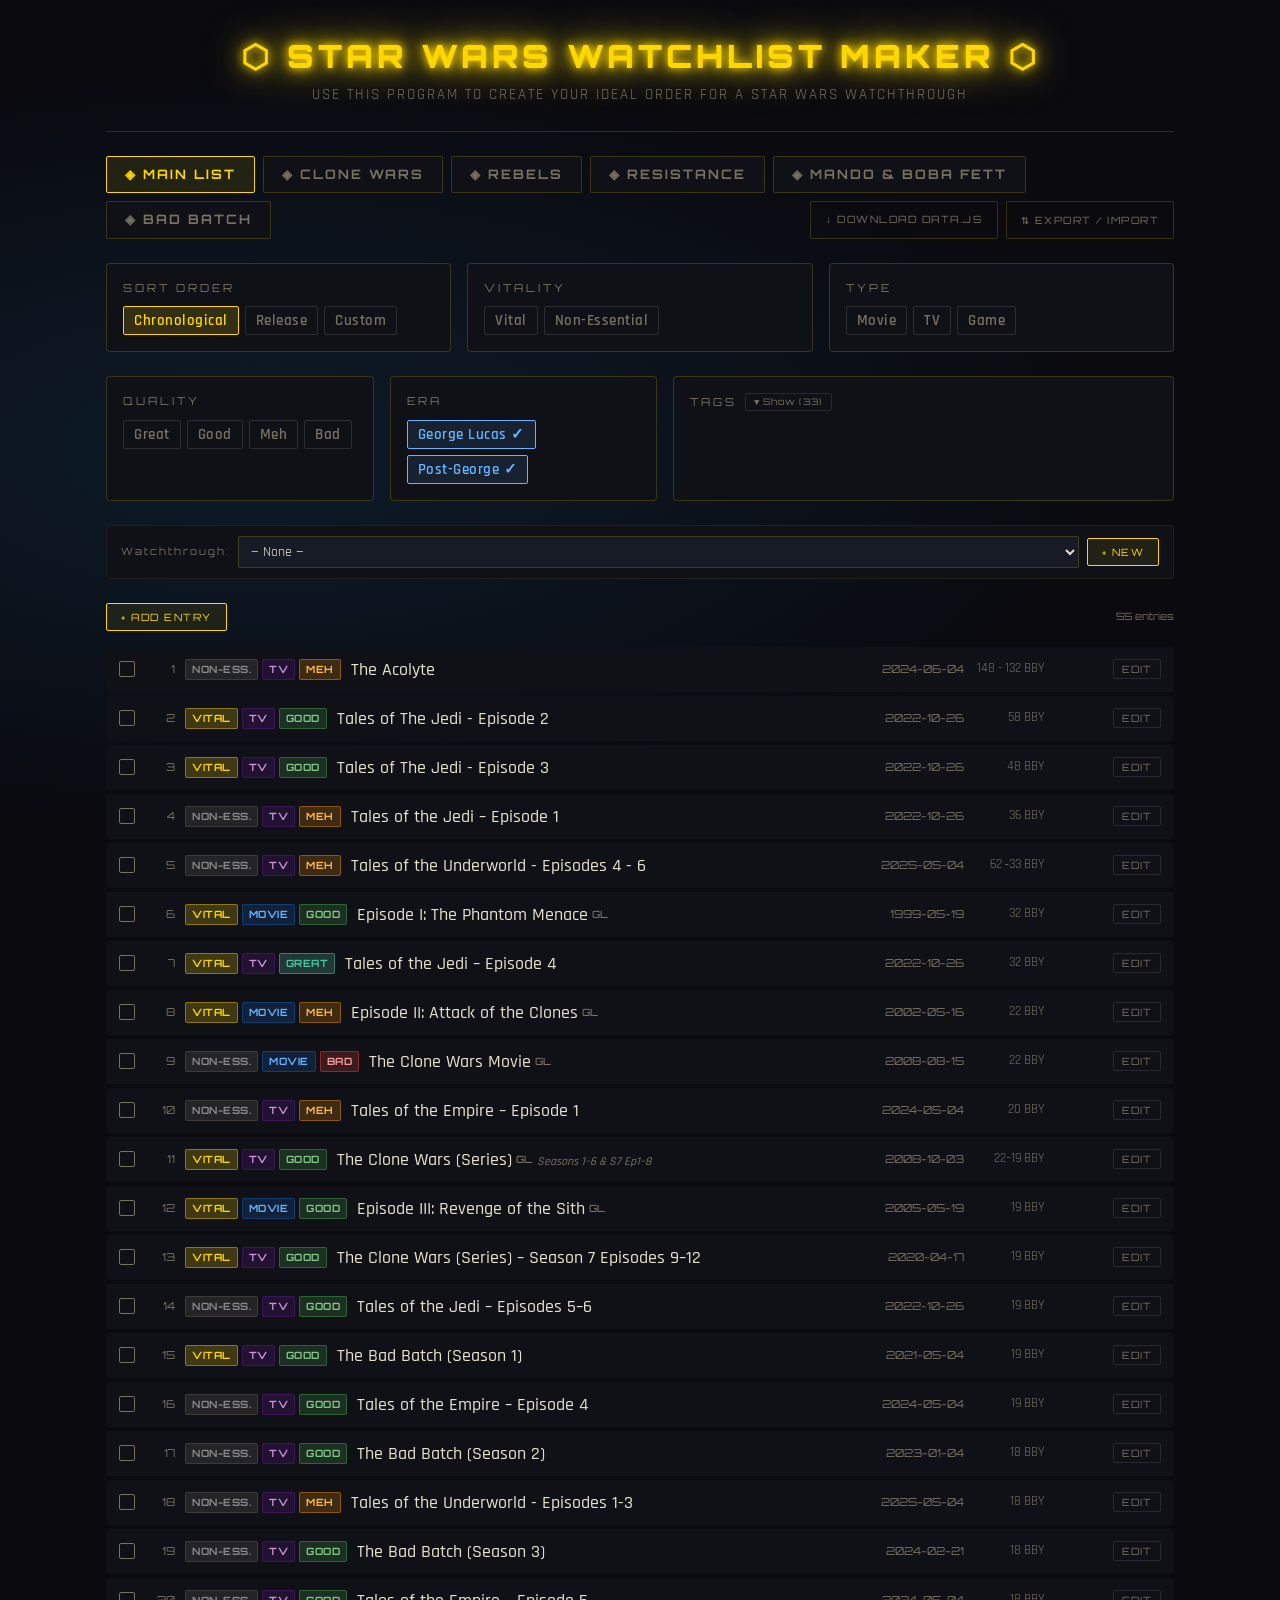
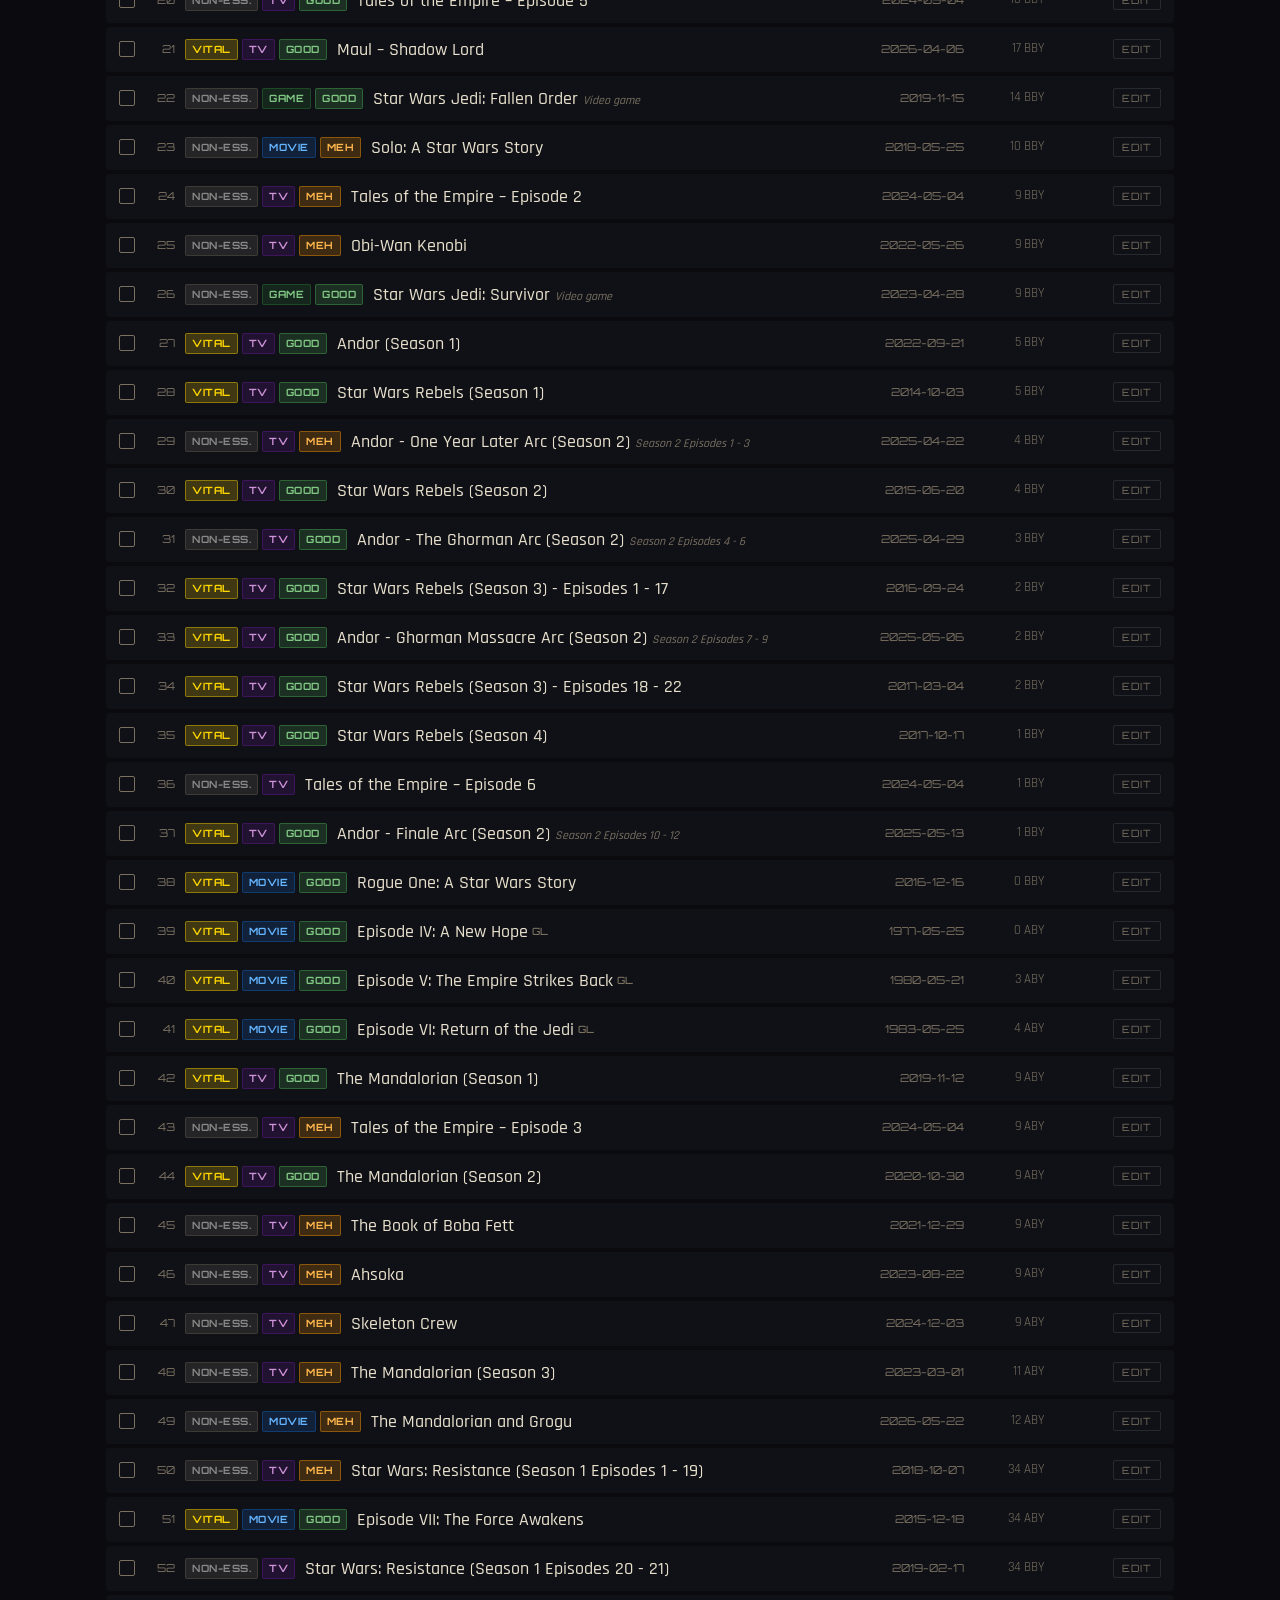
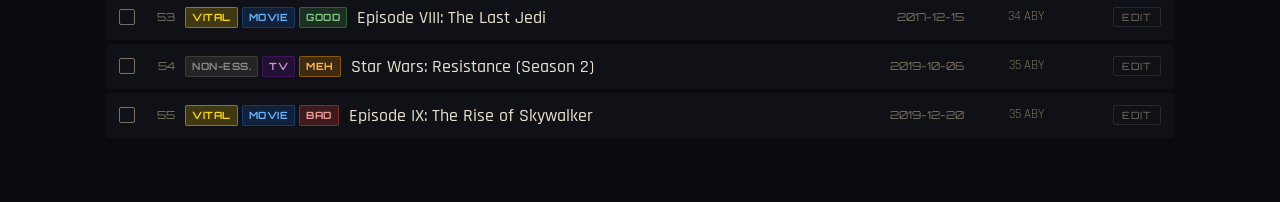
<file: index.html>
<!DOCTYPE html>
<html lang="en">
<head>
<meta charset="UTF-8">
<meta name="viewport" content="width=device-width, initial-scale=1.0">
<title>Star Wars Watchlist Maker</title>
<link rel="stylesheet" href="style.css">
</head>
<body>
<div class="stars-bg"></div>
<div class="app-wrapper">

  <div class="header">
    <h1 id="headerTitle">⬡ STAR WARS WATCHLIST MAKER ⬡</h1>
    <p id="headerSub">USE THIS PROGRAM TO CREATE YOUR IDEAL ORDER FOR A STAR WARS WATCHTHROUGH</p>
  </div>

  <div class="nav-tabs" id="navTabs"></div>

  <div id="appContent"></div>

  <!-- Item Edit Modal -->
  <div class="modal-overlay" id="itemModal">
    <div class="modal">
      <button class="modal-close" onclick="app.attemptCloseModal('itemModal')">✕</button>
      <div class="modal-title" id="itemModalTitle">Edit Entry</div>
      <div id="itemModalBody" oninput="app.markDirty()" onchange="app.markDirty()"></div>
    </div>
  </div>

  <!-- Watchthrough Modal -->
  <div class="modal-overlay" id="wtModal">
    <div class="modal">
      <button class="modal-close" onclick="app.closeModal('wtModal')">✕</button>
      <div class="modal-title">Watchthrough</div>
      <div id="wtModalBody"></div>
    </div>
  </div>

  <!-- Export/Import Modal -->
  <div class="modal-overlay" id="exportModal">
    <div class="modal">
      <button class="modal-close" onclick="app.closeModal('exportModal')">✕</button>
      <div class="modal-title">Export / Import Data</div>
      <div id="exportModalBody"></div>
    </div>
  </div>

  <div class="save-indicator" id="saveIndicator">SAVED</div>

</div>
<script src="data.js"></script>
<script src="js/utils.js"></script>
<script src="js/storage.js"></script>
<script src="js/models.js"></script>
<script src="js/components.js"></script>
<script src="js/base-app.js"></script>
<script src="js/main-app.js"></script>
<script>
  window.app = new MainListApp();
  app.init();
</script>
</body>
</html>
</file>
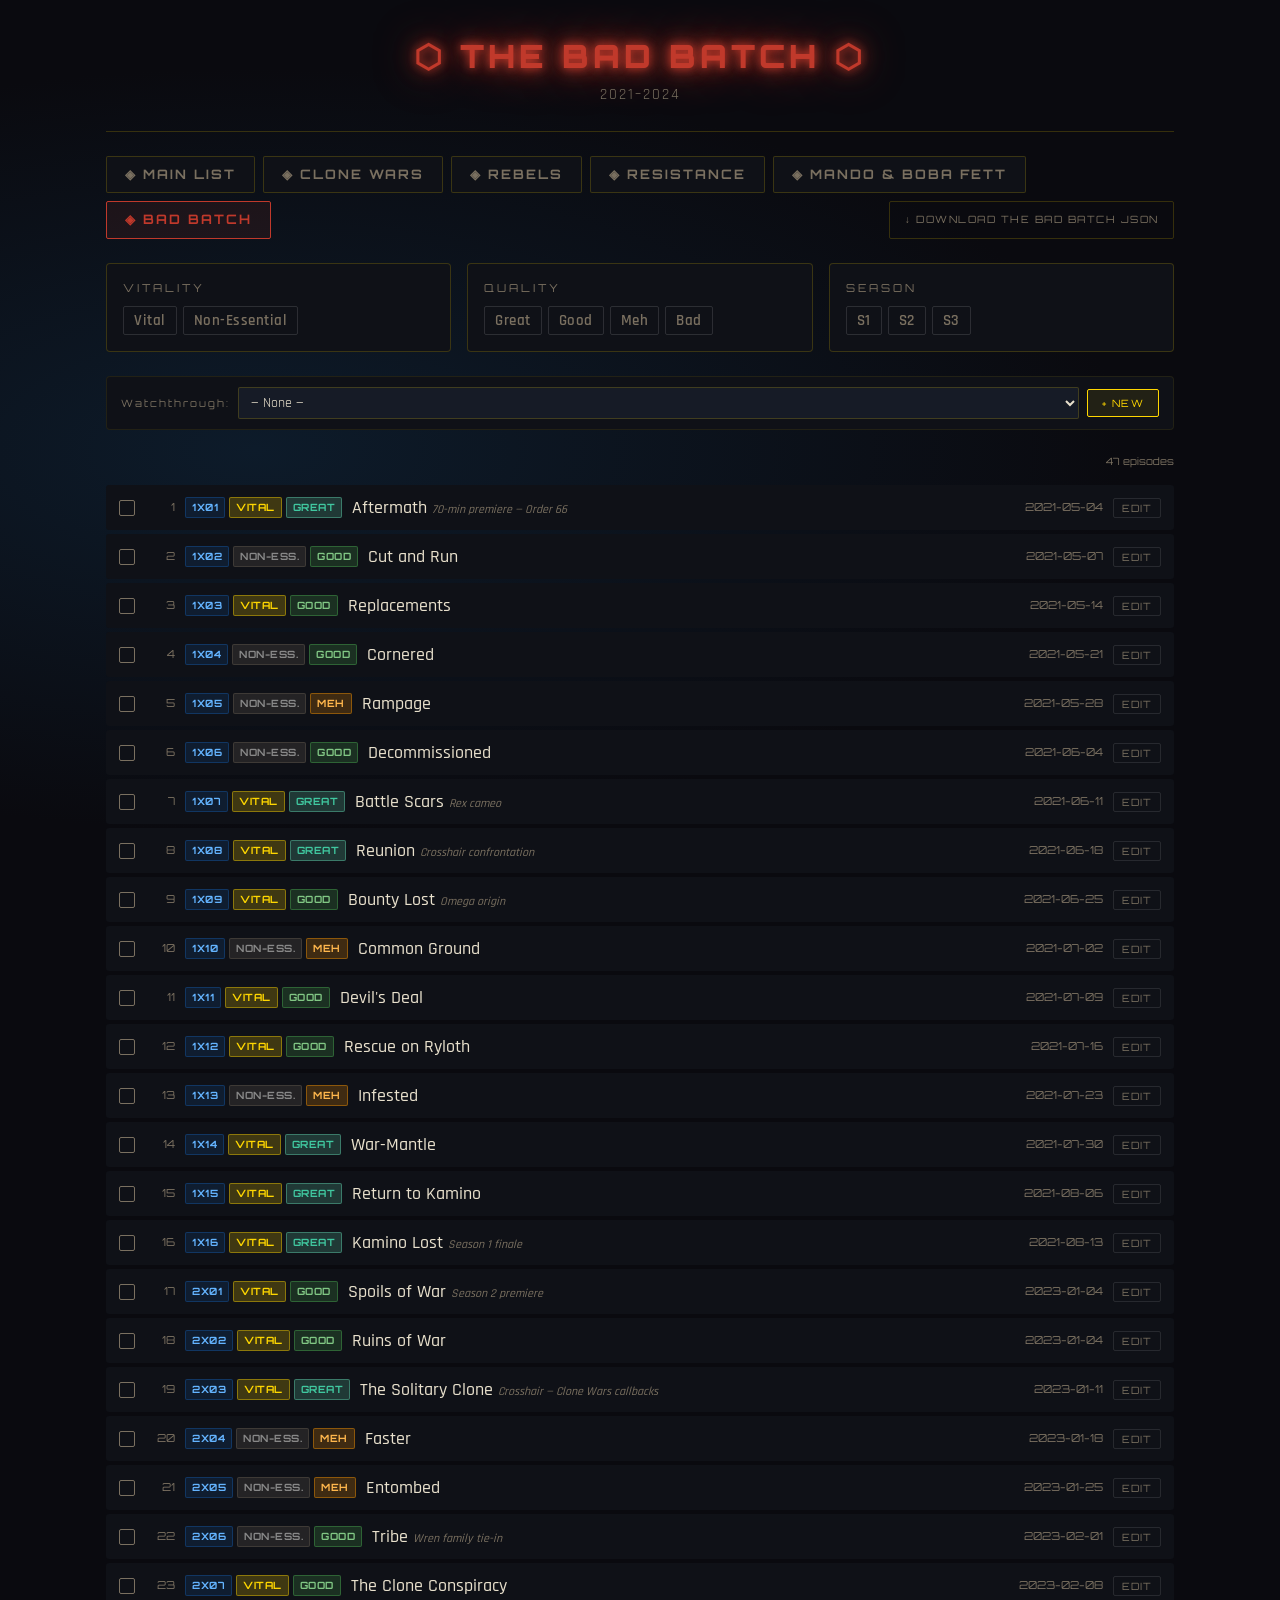
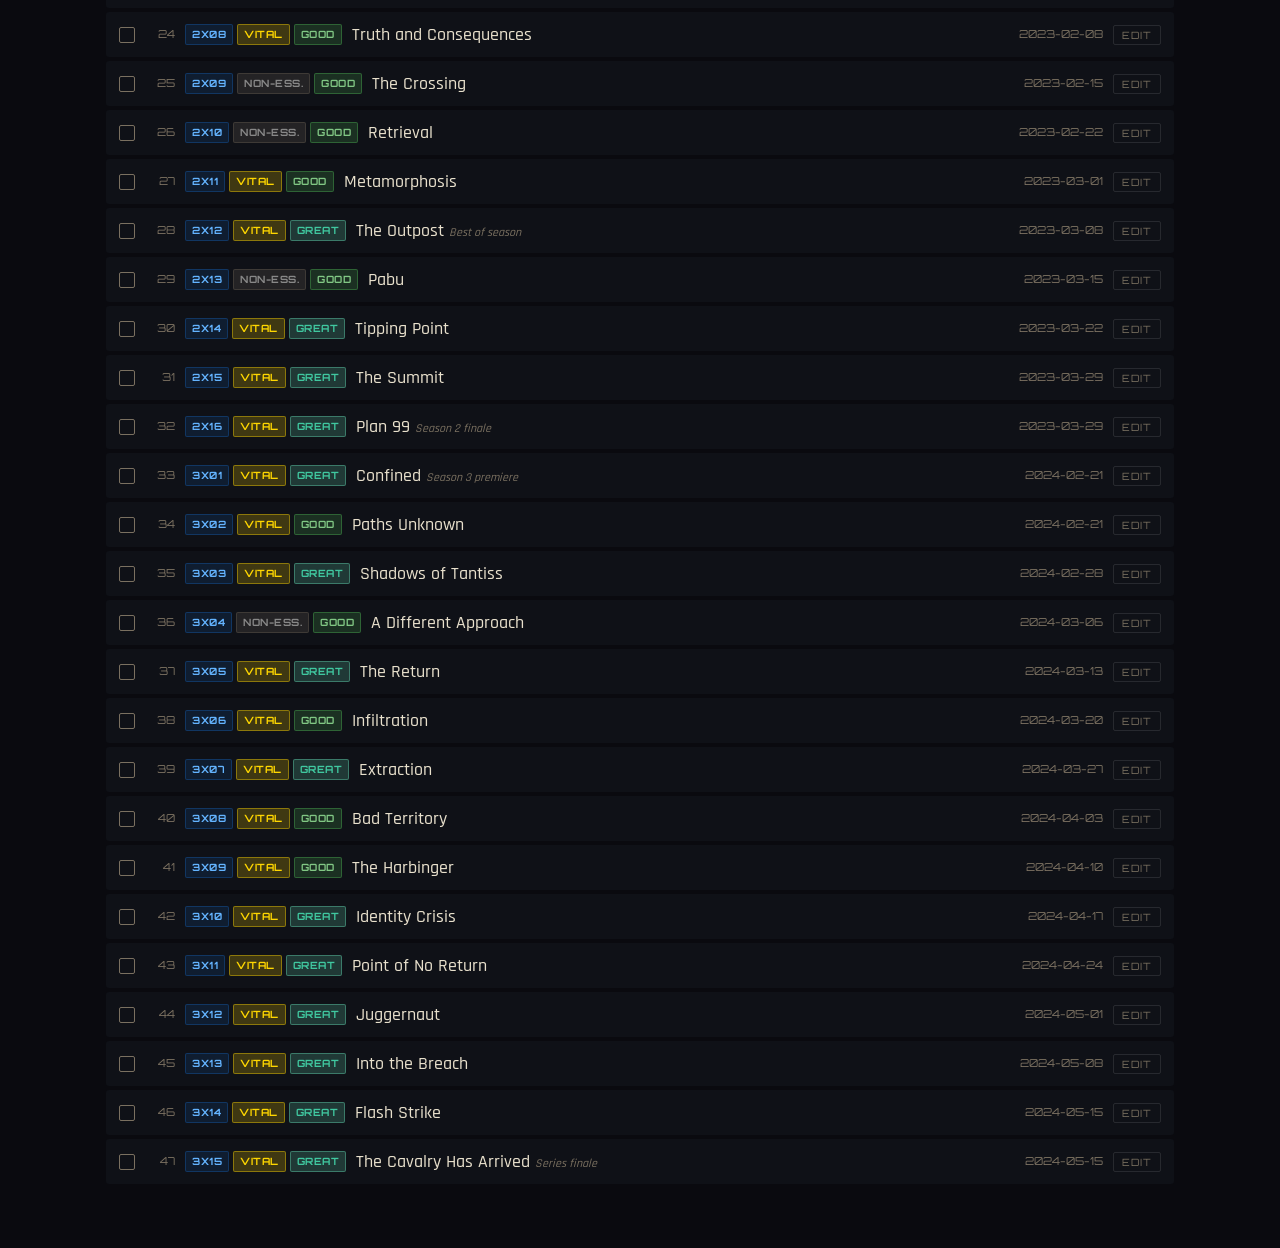
<file: bad_batch.html>
<!DOCTYPE html>
<html lang="en">
<head>
<meta charset="UTF-8">
<meta name="viewport" content="width=device-width, initial-scale=1.0">
<title>Loading… — Star Wars Watchlist Maker</title>
<link rel="stylesheet" href="style.css">
<style>
  :root { --show-color: #C0392B; }
  .header h1 { color: var(--show-color); }
  .nav-tab.active { border-color: var(--show-color); color: var(--show-color); background: color-mix(in srgb, var(--show-color) 10%, transparent); }
  .progress-fill { background: var(--show-color) !important; }
</style>
</head>
<body>
<div class="stars-bg"></div>
<div class="app-wrapper">

  <div class="header">
    <h1 id="showTitle">⬡ LOADING ⬡</h1>
    <p id="showYears" style="color:var(--sw-muted);font-size:15px;letter-spacing:2px;margin-top:4px;"></p>
  </div>

  <div class="nav-tabs" id="navTabs"></div>
  <div id="filtersArea"></div>
  <div id="wtArea"></div>
  <div class="items-list" id="epList"></div>

  <!-- Item Edit Modal -->
  <div class="modal-overlay" id="itemModal">
    <div class="modal">
      <button class="modal-close" onclick="app.attemptCloseModal('itemModal')">✕</button>
      <div class="modal-title" id="itemModalTitle">Edit Episode</div>
      <div id="itemModalBody" oninput="app.markDirty()" onchange="app.markDirty()"></div>
    </div>
  </div>

  <!-- Watchthrough Modal -->
  <div class="modal-overlay" id="wtModal">
    <div class="modal">
      <button class="modal-close" onclick="app.closeModal('wtModal')">✕</button>
      <div class="modal-title">Watchthrough</div>
      <div id="wtModalBody"></div>
    </div>
  </div>

  <div class="save-indicator" id="saveIndicator">SAVED</div>

</div>
<script src="data.js"></script>
<script src="js/utils.js"></script>
<script src="js/storage.js"></script>
<script src="js/models.js"></script>
<script src="js/components.js"></script>
<script src="js/base-app.js"></script>
<script src="js/show-app.js"></script>
<script>
  window.app = new ShowPageApp();
  app.init();
</script>
</body>
</html>
</file>
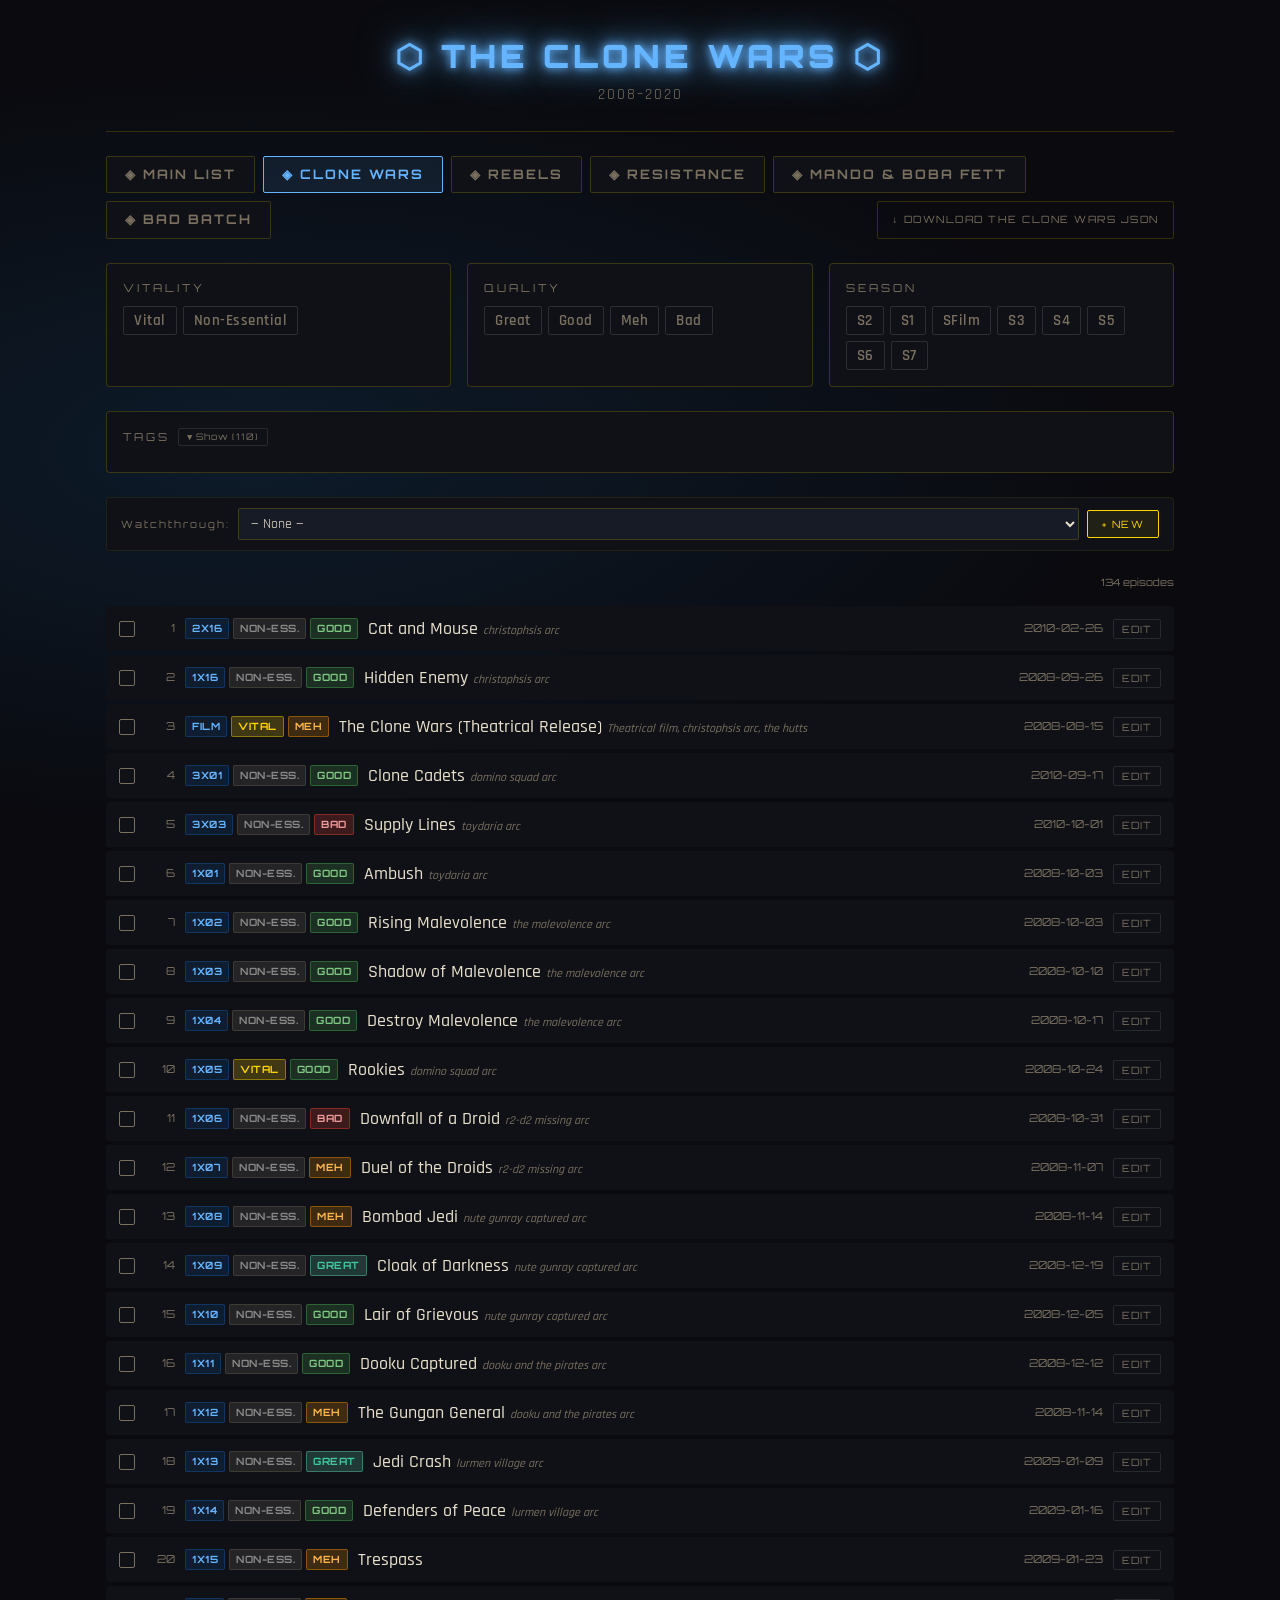
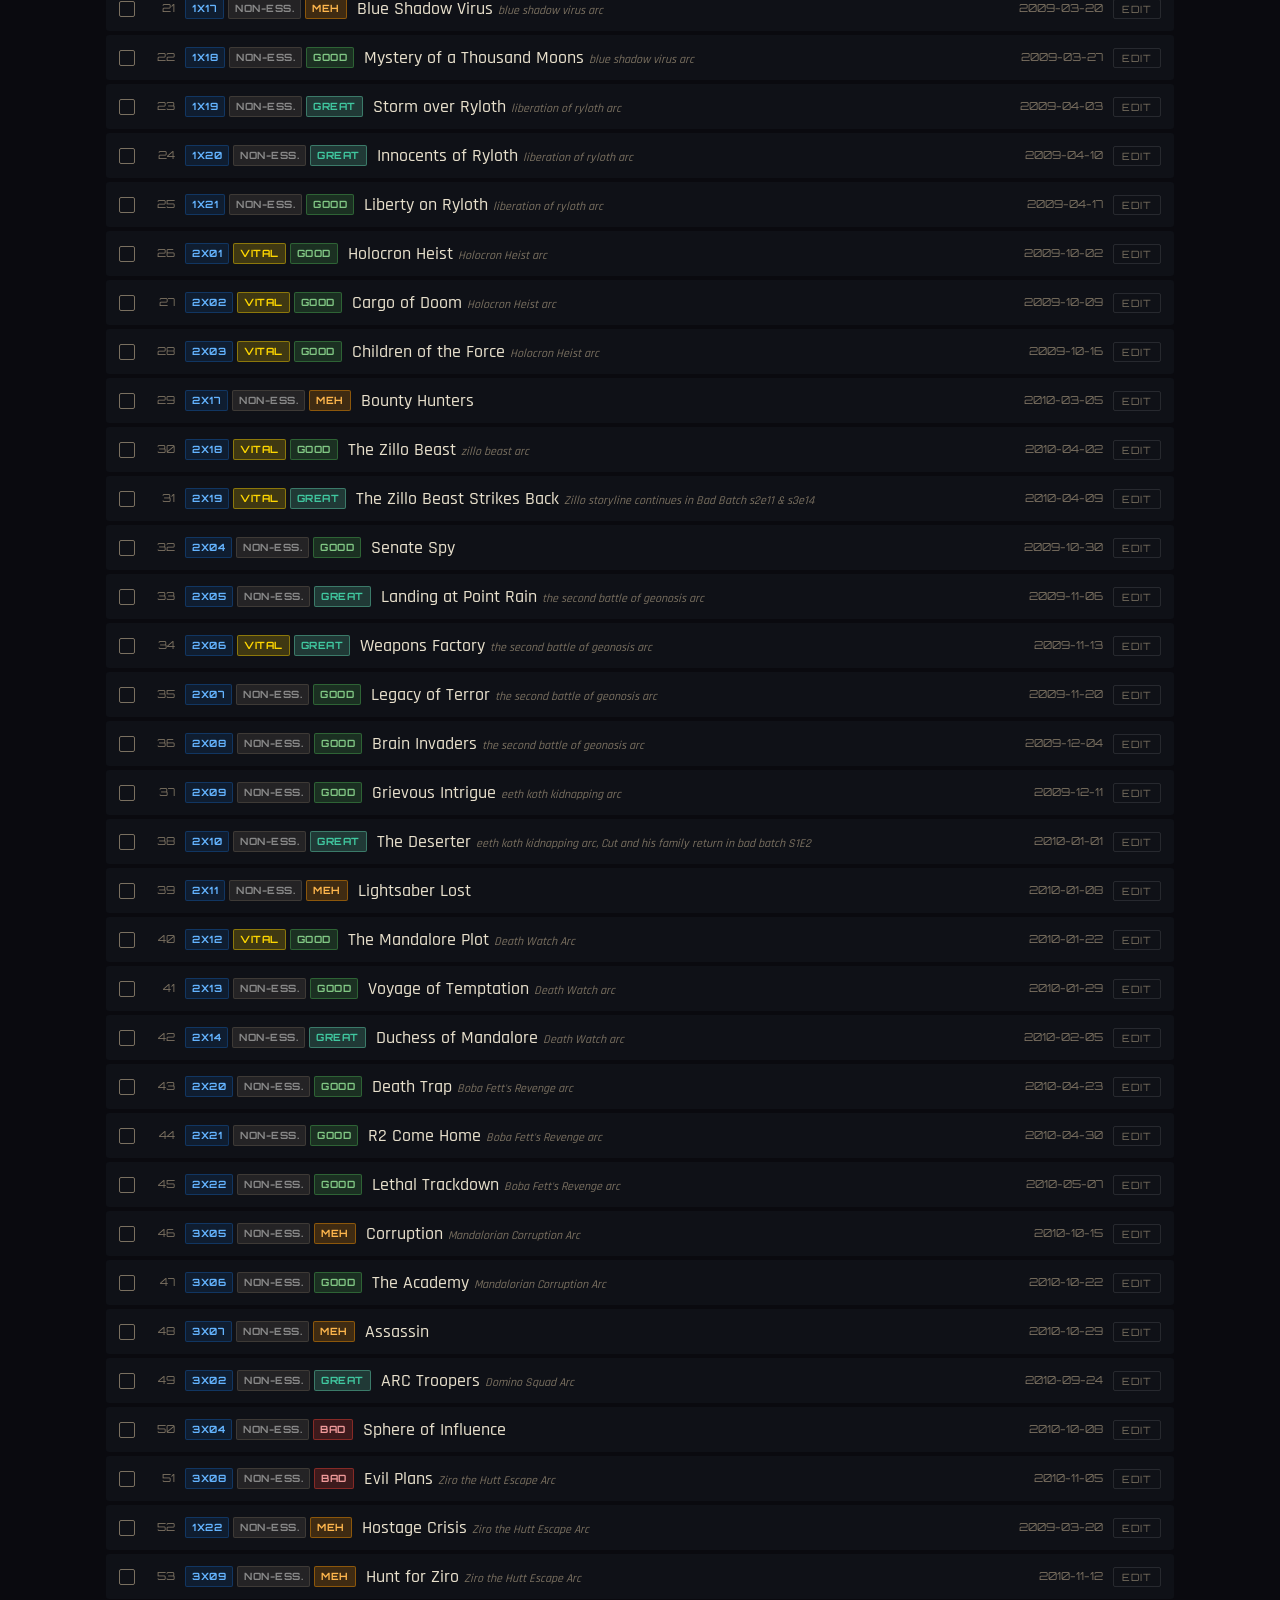
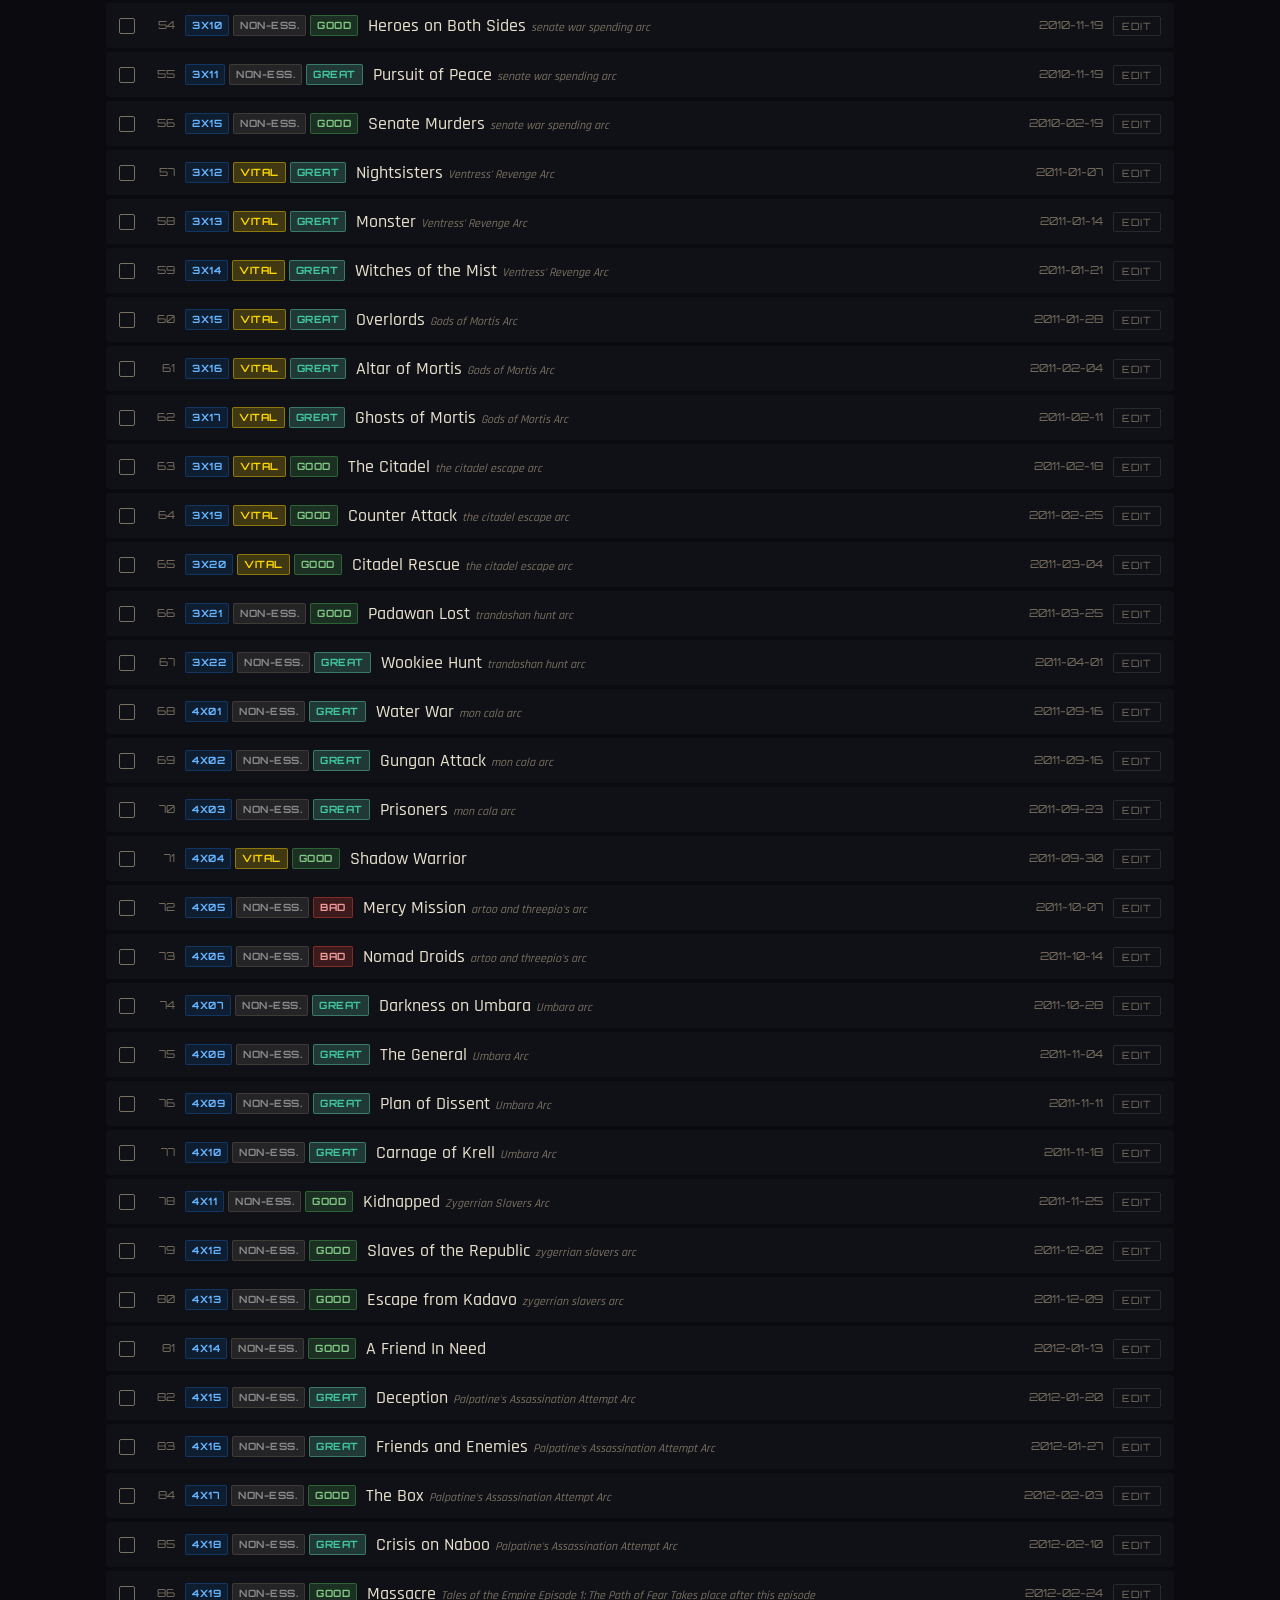
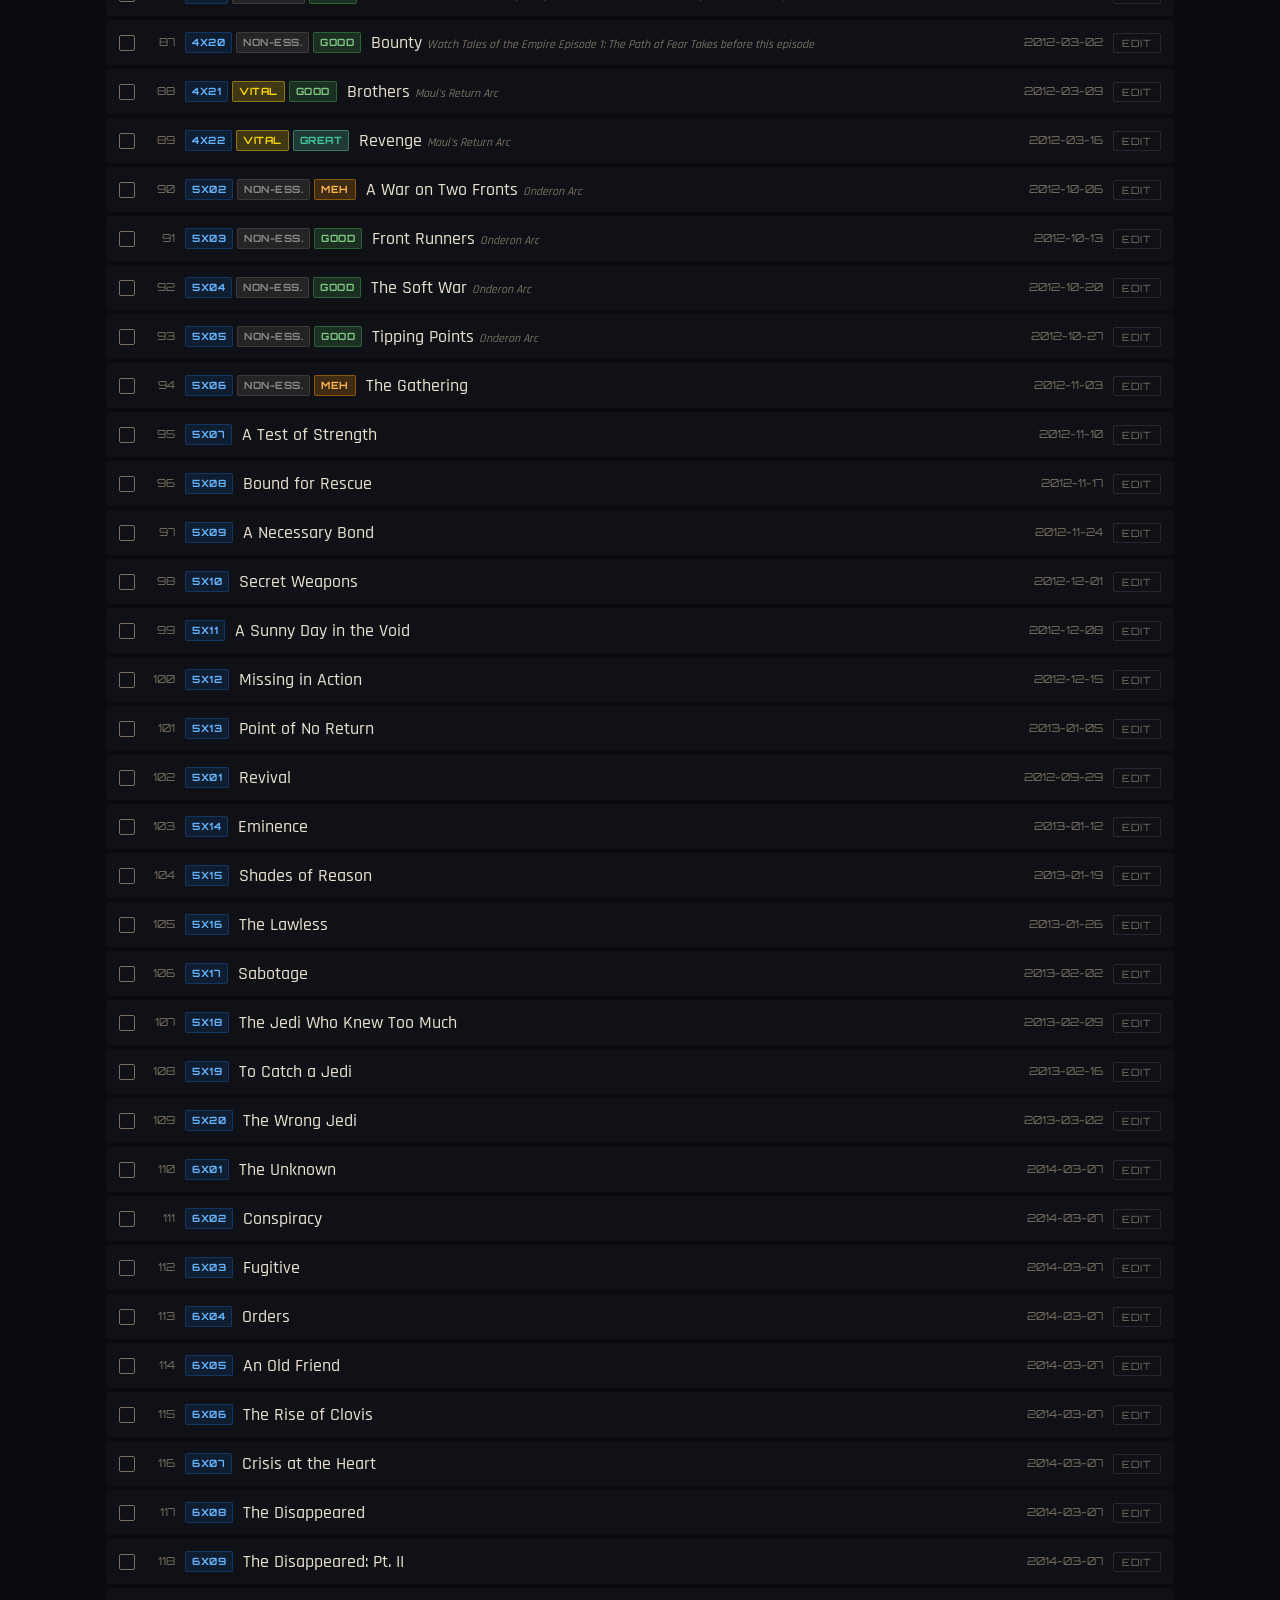
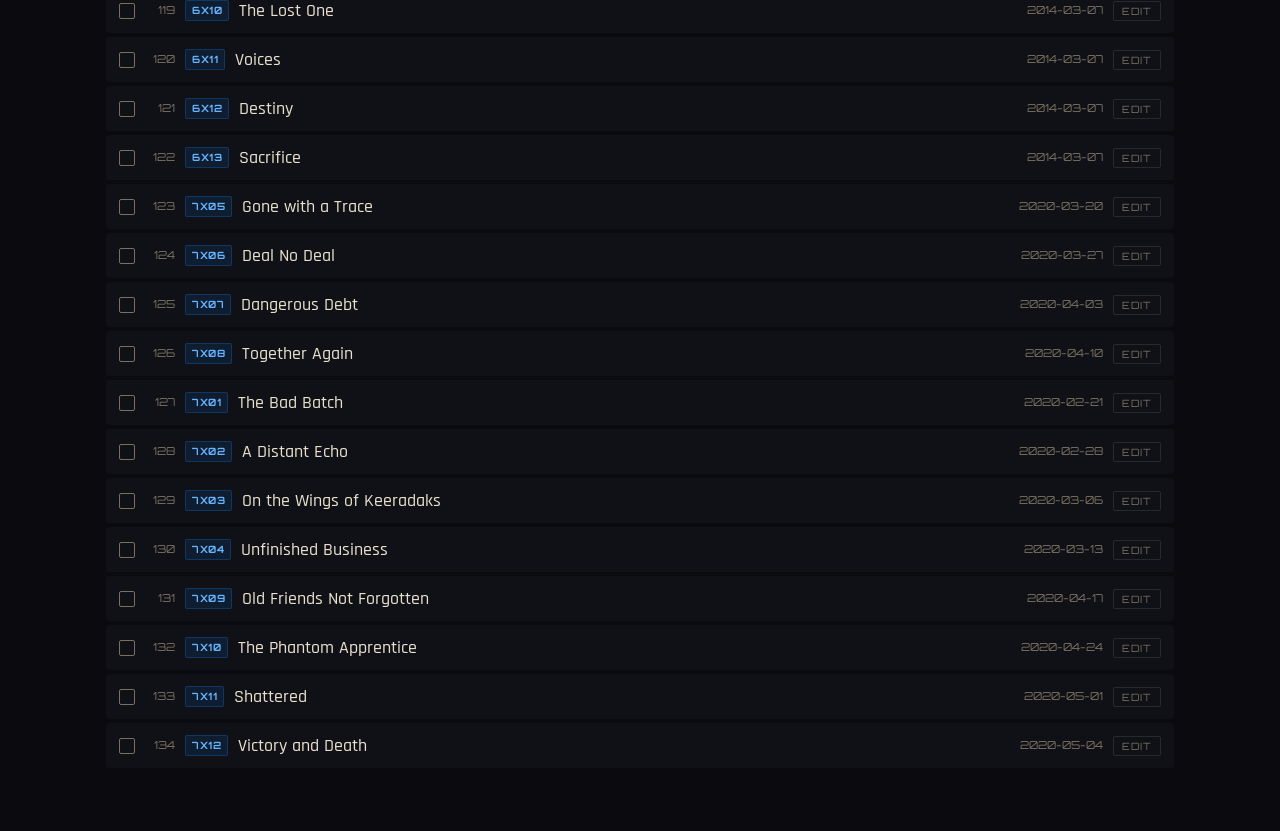
<file: cw.html>
<!DOCTYPE html>
<html lang="en">
<head>
<meta charset="UTF-8">
<meta name="viewport" content="width=device-width, initial-scale=1.0">
<title>Loading… — Star Wars Watchlist Maker</title>
<link rel="stylesheet" href="style.css">
<style>
  :root { --show-color: #64B4FF; }
  .header h1 { color: var(--show-color); }
  .nav-tab.active { border-color: var(--show-color); color: var(--show-color); background: color-mix(in srgb, var(--show-color) 10%, transparent); }
  .progress-fill { background: var(--show-color) !important; }
</style>
</head>
<body>
<div class="stars-bg"></div>
<div class="app-wrapper">

  <div class="header">
    <h1 id="showTitle">⬡ LOADING ⬡</h1>
    <p id="showYears" style="color:var(--sw-muted);font-size:15px;letter-spacing:2px;margin-top:4px;"></p>
  </div>

  <div class="nav-tabs" id="navTabs"></div>
  <div id="filtersArea"></div>
  <div id="wtArea"></div>
  <div class="items-list" id="epList"></div>

  <!-- Item Edit Modal -->
  <div class="modal-overlay" id="itemModal">
    <div class="modal">
      <button class="modal-close" onclick="app.attemptCloseModal('itemModal')">✕</button>
      <div class="modal-title" id="itemModalTitle">Edit Episode</div>
      <div id="itemModalBody" oninput="app.markDirty()" onchange="app.markDirty()"></div>
    </div>
  </div>

  <!-- Watchthrough Modal -->
  <div class="modal-overlay" id="wtModal">
    <div class="modal">
      <button class="modal-close" onclick="app.closeModal('wtModal')">✕</button>
      <div class="modal-title">Watchthrough</div>
      <div id="wtModalBody"></div>
    </div>
  </div>

  <div class="save-indicator" id="saveIndicator">SAVED</div>

</div>
<script src="data.js"></script>
<script src="js/utils.js"></script>
<script src="js/storage.js"></script>
<script src="js/models.js"></script>
<script src="js/components.js"></script>
<script src="js/base-app.js"></script>
<script src="js/show-app.js"></script>
<script>
  window.app = new ShowPageApp();
  app.init();
</script>
</body>
</html>
</file>
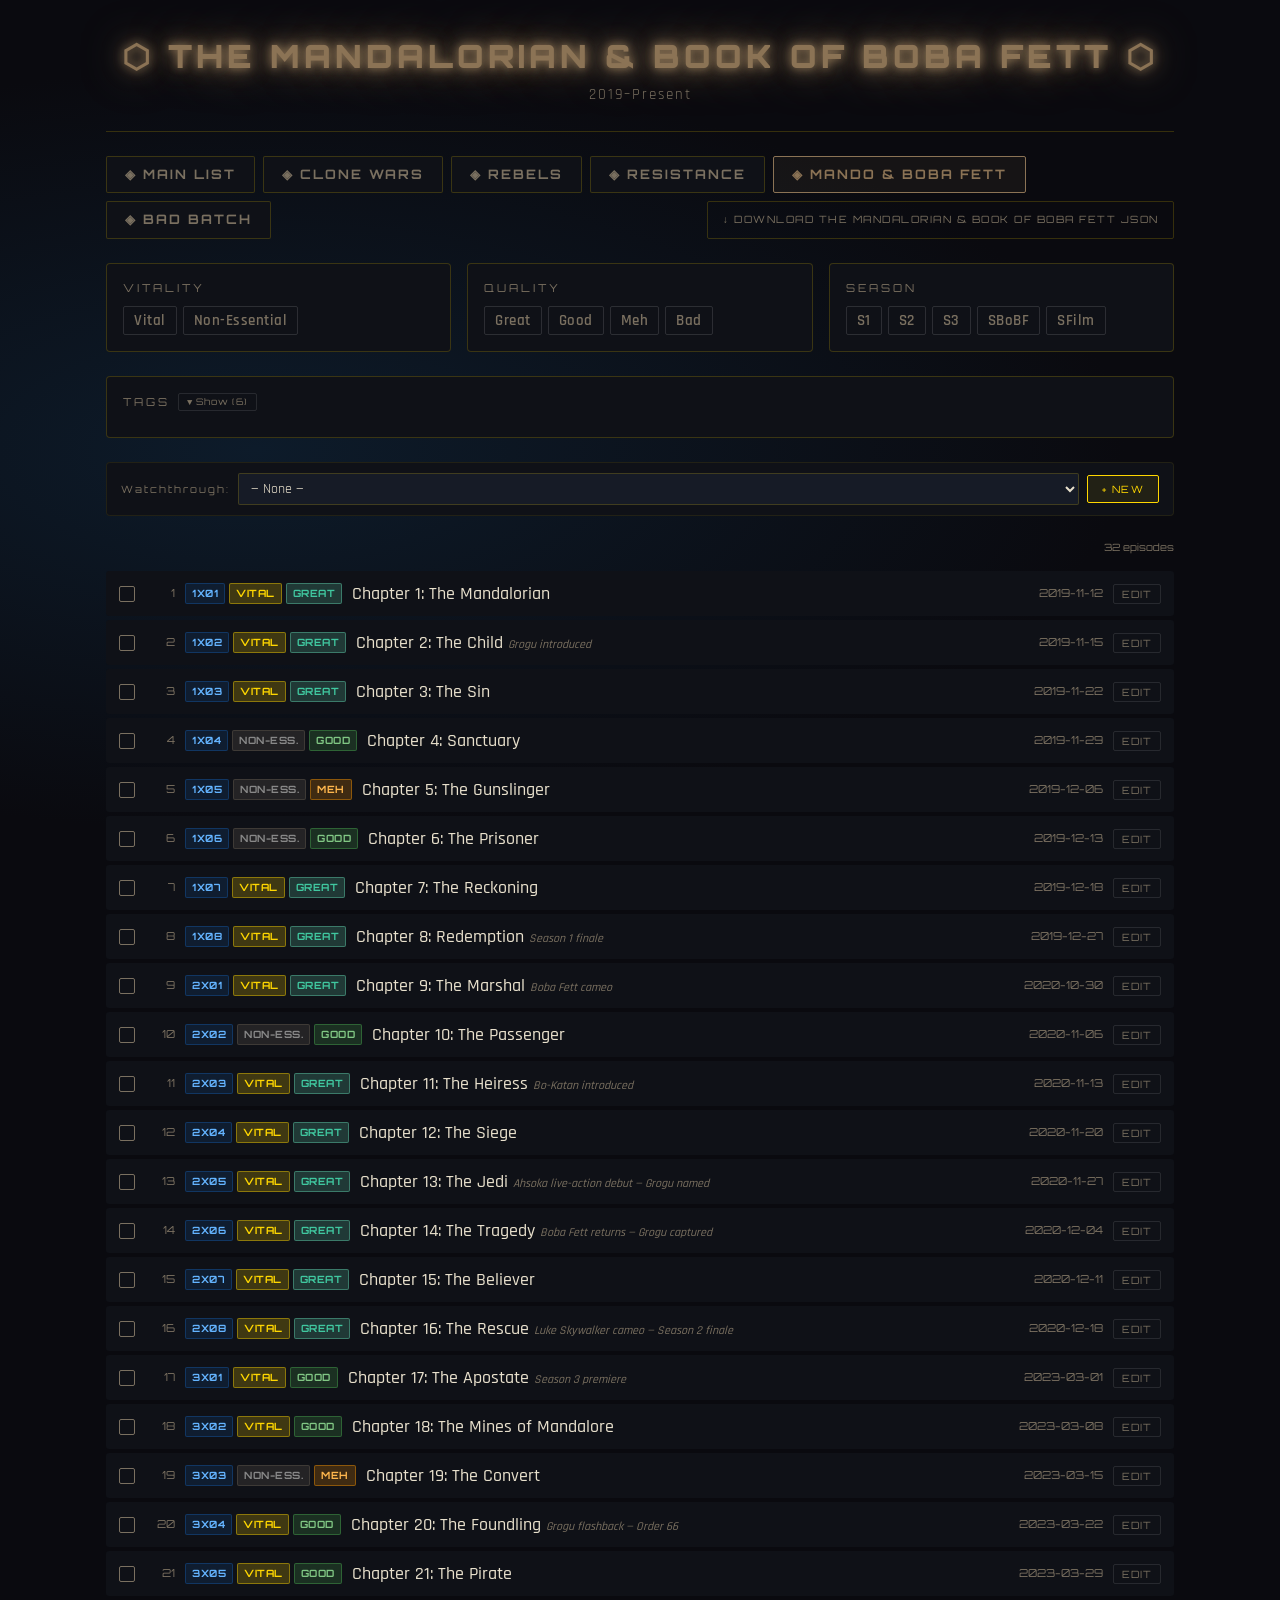
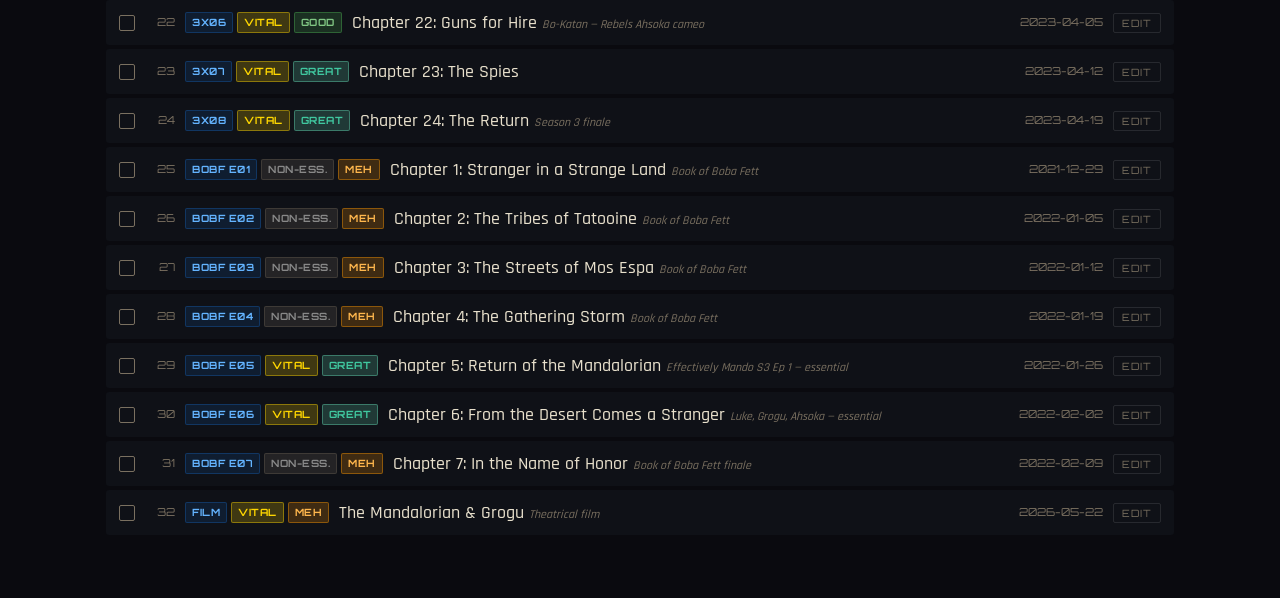
<file: mando.html>
<!DOCTYPE html>
<html lang="en">
<head>
<meta charset="UTF-8">
<meta name="viewport" content="width=device-width, initial-scale=1.0">
<title>Loading… — Star Wars Watchlist Maker</title>
<link rel="stylesheet" href="style.css">
<style>
  :root { --show-color: #8B7355; }
  .header h1 { color: var(--show-color); }
  .nav-tab.active { border-color: var(--show-color); color: var(--show-color); background: color-mix(in srgb, var(--show-color) 10%, transparent); }
  .progress-fill { background: var(--show-color) !important; }
</style>
</head>
<body>
<div class="stars-bg"></div>
<div class="app-wrapper">

  <div class="header">
    <h1 id="showTitle">⬡ LOADING ⬡</h1>
    <p id="showYears" style="color:var(--sw-muted);font-size:15px;letter-spacing:2px;margin-top:4px;"></p>
  </div>

  <div class="nav-tabs" id="navTabs"></div>
  <div id="filtersArea"></div>
  <div id="wtArea"></div>
  <div class="items-list" id="epList"></div>

  <!-- Item Edit Modal -->
  <div class="modal-overlay" id="itemModal">
    <div class="modal">
      <button class="modal-close" onclick="app.attemptCloseModal('itemModal')">✕</button>
      <div class="modal-title" id="itemModalTitle">Edit Episode</div>
      <div id="itemModalBody" oninput="app.markDirty()" onchange="app.markDirty()"></div>
    </div>
  </div>

  <!-- Watchthrough Modal -->
  <div class="modal-overlay" id="wtModal">
    <div class="modal">
      <button class="modal-close" onclick="app.closeModal('wtModal')">✕</button>
      <div class="modal-title">Watchthrough</div>
      <div id="wtModalBody"></div>
    </div>
  </div>

  <div class="save-indicator" id="saveIndicator">SAVED</div>

</div>
<script src="data.js"></script>
<script src="js/utils.js"></script>
<script src="js/storage.js"></script>
<script src="js/models.js"></script>
<script src="js/components.js"></script>
<script src="js/base-app.js"></script>
<script src="js/show-app.js"></script>
<script>
  window.app = new ShowPageApp();
  app.init();
</script>
</body>
</html>
</file>
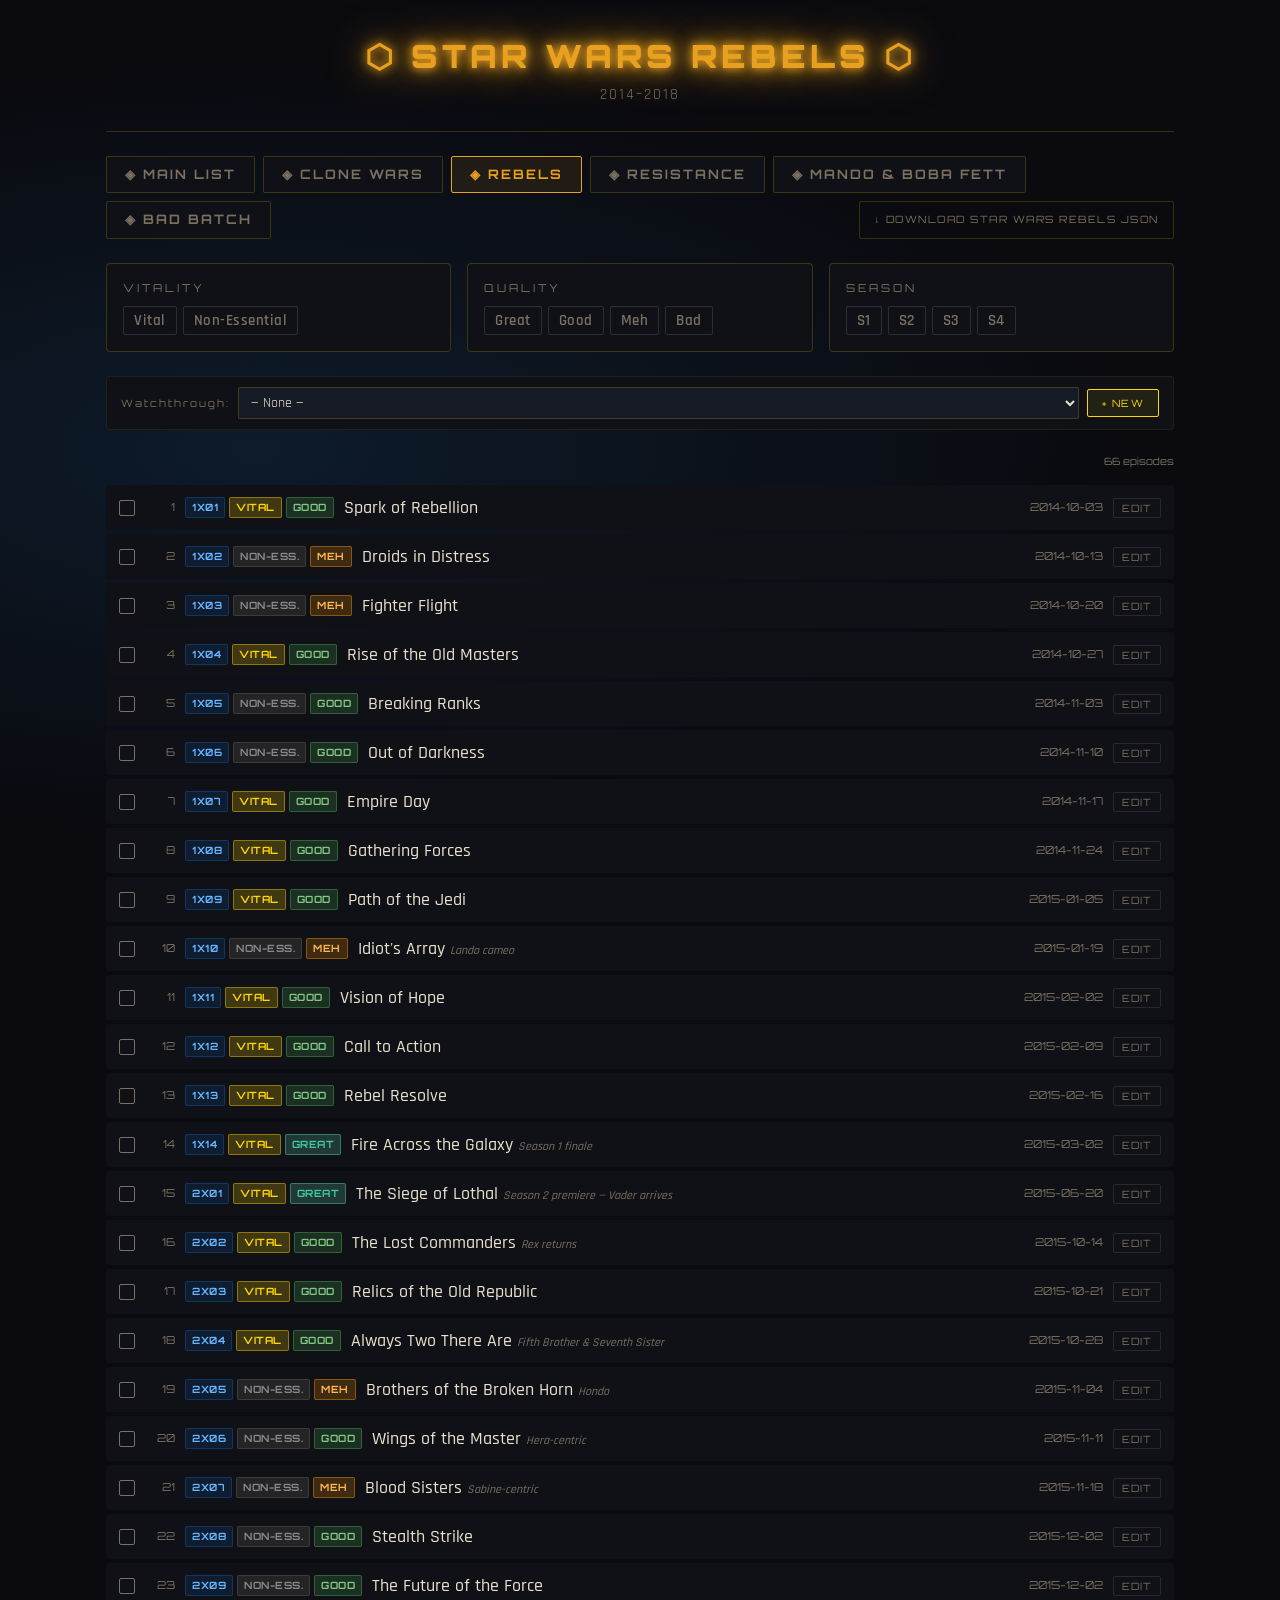
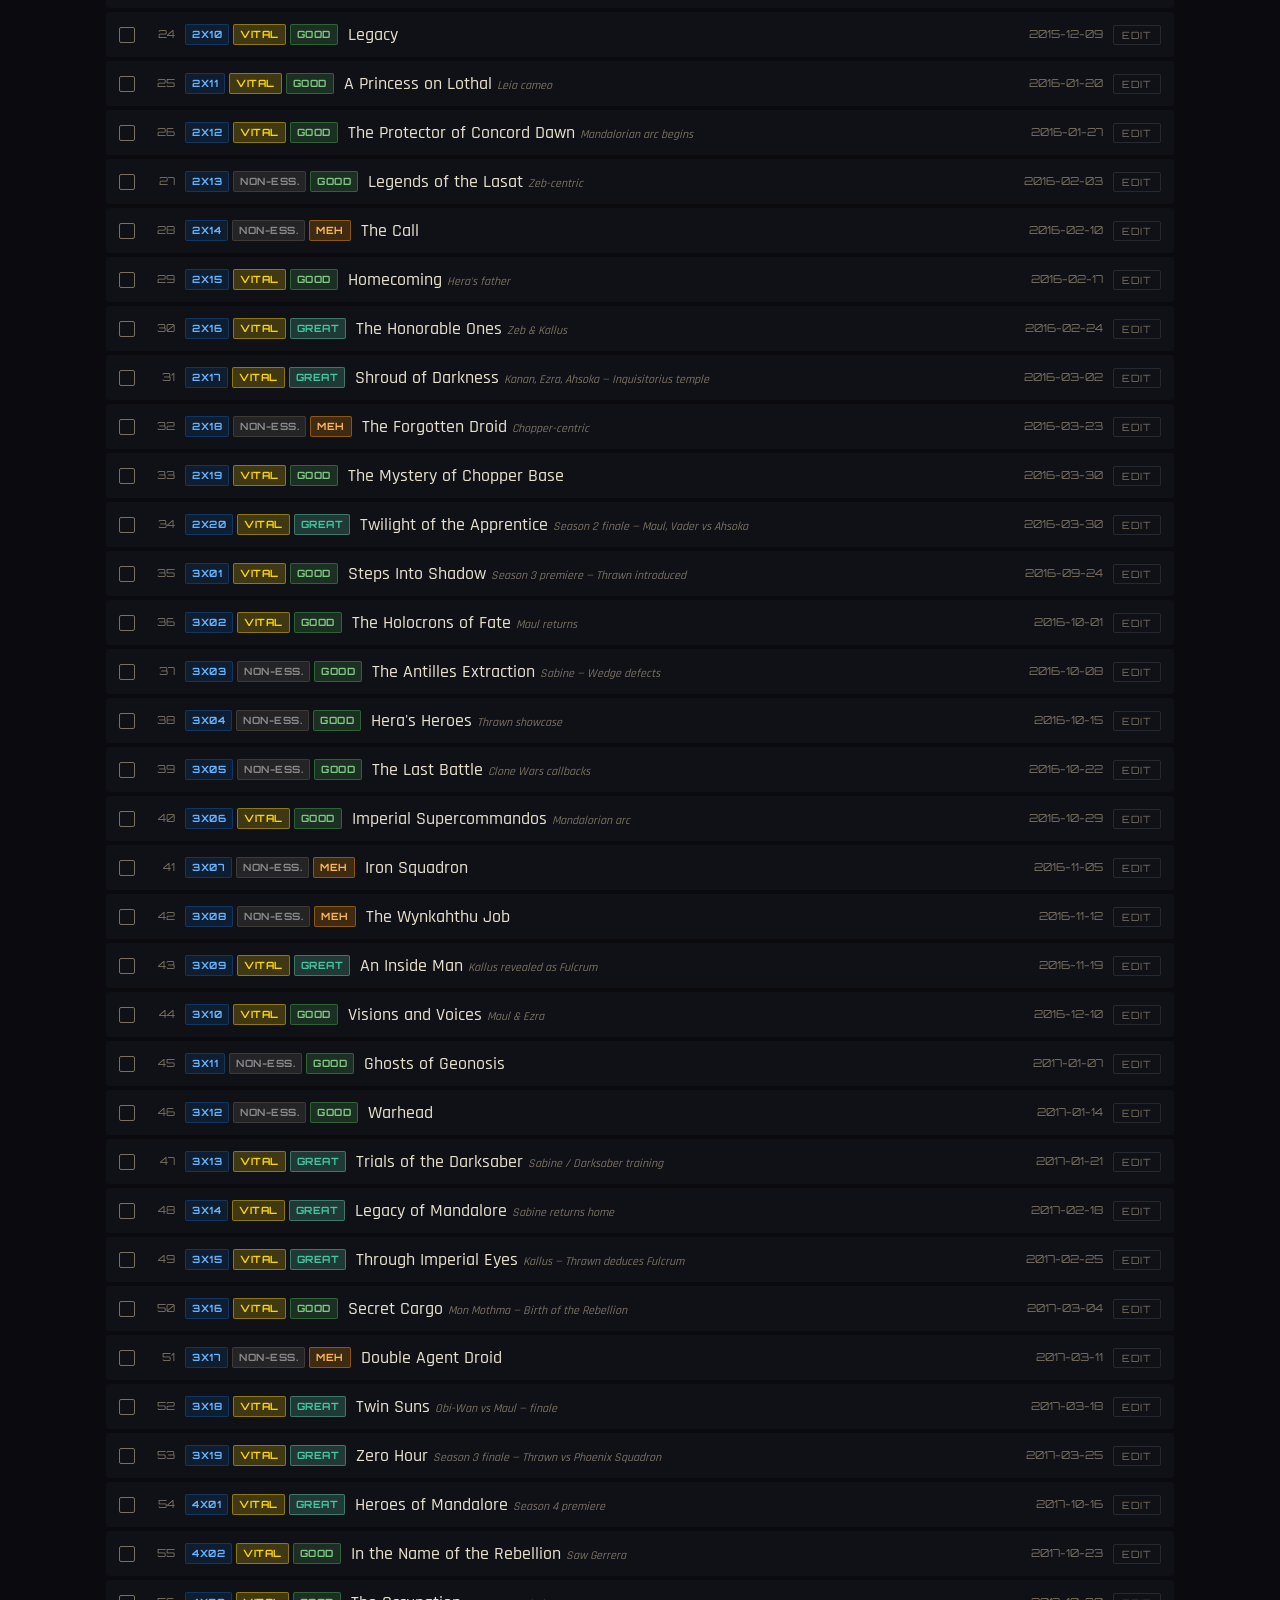
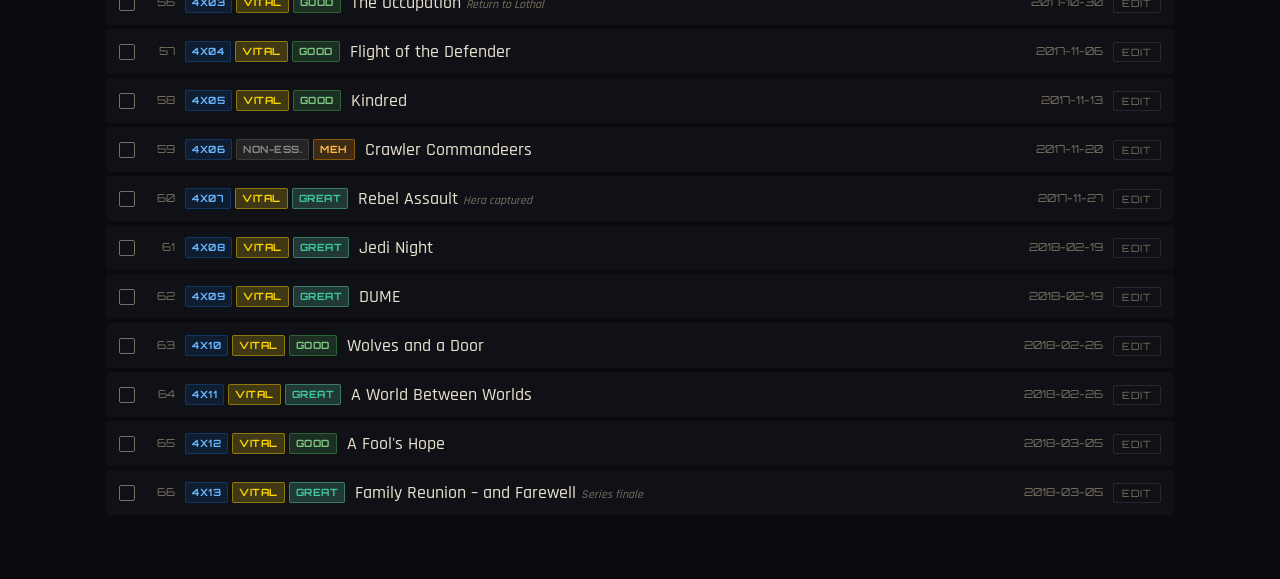
<file: rebels.html>
<!DOCTYPE html>
<html lang="en">
<head>
<meta charset="UTF-8">
<meta name="viewport" content="width=device-width, initial-scale=1.0">
<title>Loading… — Star Wars Watchlist Maker</title>
<link rel="stylesheet" href="style.css">
<style>
  :root { --show-color: #E8A020; }
  .header h1 { color: var(--show-color); }
  .nav-tab.active { border-color: var(--show-color); color: var(--show-color); background: color-mix(in srgb, var(--show-color) 10%, transparent); }
  .progress-fill { background: var(--show-color) !important; }
</style>
</head>
<body>
<div class="stars-bg"></div>
<div class="app-wrapper">

  <div class="header">
    <h1 id="showTitle">⬡ LOADING ⬡</h1>
    <p id="showYears" style="color:var(--sw-muted);font-size:15px;letter-spacing:2px;margin-top:4px;"></p>
  </div>

  <div class="nav-tabs" id="navTabs"></div>
  <div id="filtersArea"></div>
  <div id="wtArea"></div>
  <div class="items-list" id="epList"></div>

  <!-- Item Edit Modal -->
  <div class="modal-overlay" id="itemModal">
    <div class="modal">
      <button class="modal-close" onclick="app.attemptCloseModal('itemModal')">✕</button>
      <div class="modal-title" id="itemModalTitle">Edit Episode</div>
      <div id="itemModalBody" oninput="app.markDirty()" onchange="app.markDirty()"></div>
    </div>
  </div>

  <!-- Watchthrough Modal -->
  <div class="modal-overlay" id="wtModal">
    <div class="modal">
      <button class="modal-close" onclick="app.closeModal('wtModal')">✕</button>
      <div class="modal-title">Watchthrough</div>
      <div id="wtModalBody"></div>
    </div>
  </div>

  <div class="save-indicator" id="saveIndicator">SAVED</div>

</div>
<script src="data.js"></script>
<script src="js/utils.js"></script>
<script src="js/storage.js"></script>
<script src="js/models.js"></script>
<script src="js/components.js"></script>
<script src="js/base-app.js"></script>
<script src="js/show-app.js"></script>
<script>
  window.app = new ShowPageApp();
  app.init();
</script>
</body>
</html>
</file>
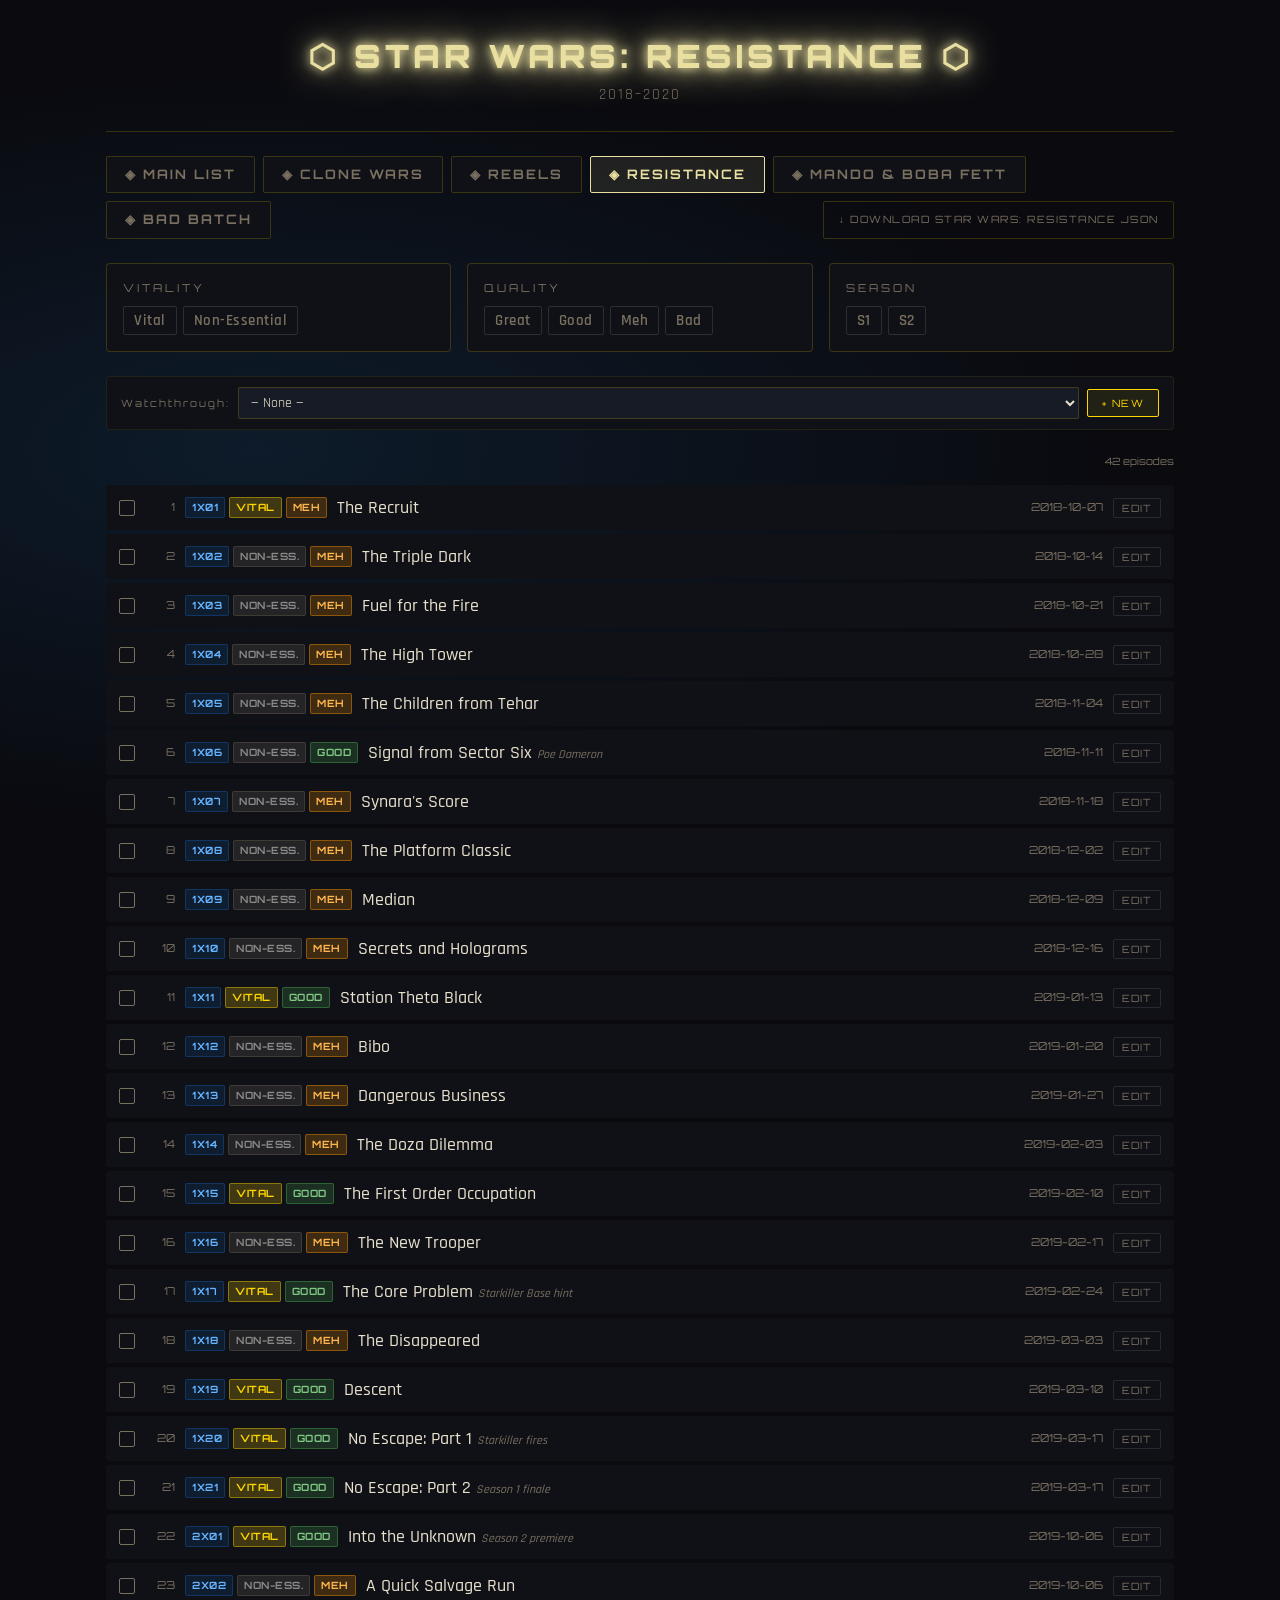
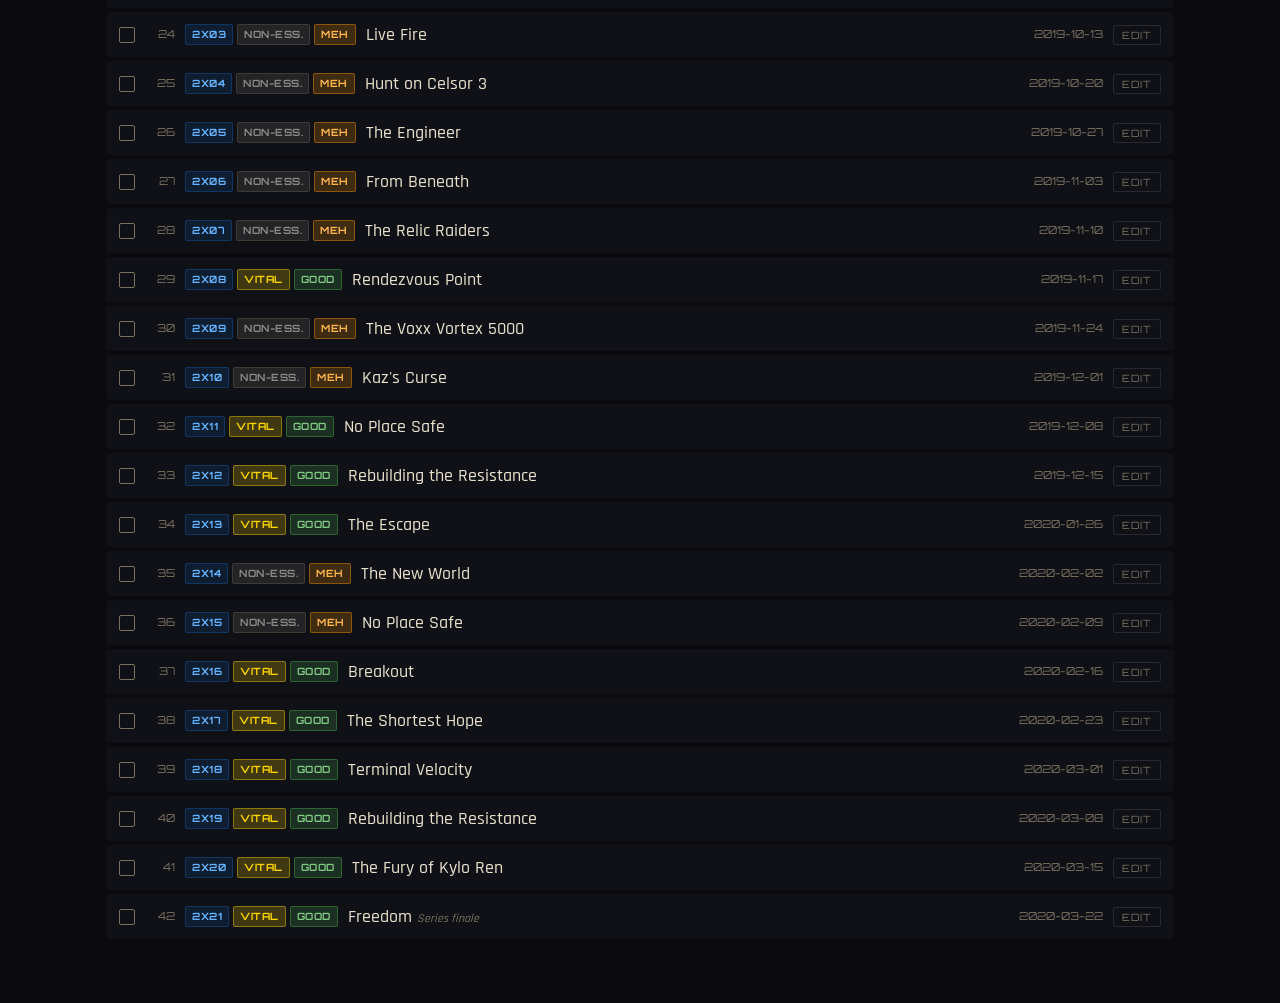
<file: resistance.html>
<!DOCTYPE html>
<html lang="en">
<head>
<meta charset="UTF-8">
<meta name="viewport" content="width=device-width, initial-scale=1.0">
<title>Loading… — Star Wars Watchlist Maker</title>
<link rel="stylesheet" href="style.css">
<style>
  :root { --show-color: #E8DFA0; }
  .header h1 { color: var(--show-color); }
  .nav-tab.active { border-color: var(--show-color); color: var(--show-color); background: color-mix(in srgb, var(--show-color) 10%, transparent); }
  .progress-fill { background: var(--show-color) !important; }
</style>
</head>
<body>
<div class="stars-bg"></div>
<div class="app-wrapper">

  <div class="header">
    <h1 id="showTitle">⬡ LOADING ⬡</h1>
    <p id="showYears" style="color:var(--sw-muted);font-size:15px;letter-spacing:2px;margin-top:4px;"></p>
  </div>

  <div class="nav-tabs" id="navTabs"></div>
  <div id="filtersArea"></div>
  <div id="wtArea"></div>
  <div class="items-list" id="epList"></div>

  <!-- Item Edit Modal -->
  <div class="modal-overlay" id="itemModal">
    <div class="modal">
      <button class="modal-close" onclick="app.attemptCloseModal('itemModal')">✕</button>
      <div class="modal-title" id="itemModalTitle">Edit Episode</div>
      <div id="itemModalBody" oninput="app.markDirty()" onchange="app.markDirty()"></div>
    </div>
  </div>

  <!-- Watchthrough Modal -->
  <div class="modal-overlay" id="wtModal">
    <div class="modal">
      <button class="modal-close" onclick="app.closeModal('wtModal')">✕</button>
      <div class="modal-title">Watchthrough</div>
      <div id="wtModalBody"></div>
    </div>
  </div>

  <div class="save-indicator" id="saveIndicator">SAVED</div>

</div>
<script src="data.js"></script>
<script src="js/utils.js"></script>
<script src="js/storage.js"></script>
<script src="js/models.js"></script>
<script src="js/components.js"></script>
<script src="js/base-app.js"></script>
<script src="js/show-app.js"></script>
<script>
  window.app = new ShowPageApp();
  app.init();
</script>
</body>
</html>
</file>
<file: style.css>
@import url('https://fonts.googleapis.com/css2?family=Orbitron:wght@400;700;900&family=Rajdhani:wght@300;400;500;600;700&display=swap');

* { box-sizing: border-box; margin: 0; padding: 0; }

:root {
  --sw-gold: #FFD700;
  --sw-gold-dim: #B8960C;
  --sw-red: #C62828;
  --sw-blue: #1565C0;
  --sw-dark: #0a0a0f;
  --sw-panel: #0f1117;
  --sw-panel2: #161b26;
  --sw-border: rgba(255,215,0,0.18);
  --sw-border2: rgba(255,215,0,0.08);
  --sw-text: #e8e0cc;
  --sw-muted: #7a7060;
  --sw-good: #4CAF50;
  --sw-meh: #FF9800;
  --sw-bad: #F44336;
  --sw-vital: #FFD700;
  --sw-skip: #7a7060;
  --sw-movie: #1565C0;
  --sw-tv: #6A1B9A;
  --sw-game: #2E7D32;
}

body {
  background: var(--sw-dark);
  color: var(--sw-text);
  font-family: 'Rajdhani', sans-serif;
  font-size: 20px;
  line-height: 1.5;
  min-height: 100vh;
  overflow-x: hidden;
}

.stars-bg {
  position: fixed;
  top: 0; left: 0; width: 100%; height: 100%;
  background: radial-gradient(ellipse at 20% 50%, #0d1b2a 0%, #0a0a0f 60%);
  z-index: 0;
}

.app-wrapper { position: relative; z-index: 1; max-width: 1100px; margin: 0 auto; padding: 0 1rem 4rem; }

/* HEADER */
.header {
  text-align: center;
  padding: 2rem 0 1.5rem;
  border-bottom: 1px solid var(--sw-border);
  margin-bottom: 1.5rem;
}
.header h1 {
  font-family: 'Orbitron', monospace;
  font-size: 2rem;
  font-weight: 900;
  color: var(--sw-gold);
  letter-spacing: 4px;
  text-transform: uppercase;
  text-shadow: 0 0 8px currentColor, 0 0 20px currentColor, 0 0 44px currentColor;
  animation: title-flicker 7s ease-in-out infinite;
}
@keyframes title-flicker {
  0%, 3%, 6%, 45%, 49%, 77%, 81%, 100% { opacity: 1; }
  4% { opacity: 0.4; }
  5% { opacity: 0.85; }
  47% { opacity: 0.55; }
  79% { opacity: 0.65; }
}
@media (prefers-reduced-motion: reduce) {
  .header h1 { animation: none; }
}
.header p { color: var(--sw-muted); font-size: 15px; letter-spacing: 2px; margin-top: 4px; }

/* NAV */
.nav-tabs { display: flex; gap: 8px; margin-bottom: 1.5rem; flex-wrap: wrap; }
.nav-tab {
  font-family: 'Orbitron', monospace;
  font-size: 13px;
  font-weight: 700;
  letter-spacing: 2px;
  padding: 8px 18px;
  border: 1px solid var(--sw-border);
  background: var(--sw-panel);
  color: var(--sw-muted);
  cursor: pointer;
  border-radius: 2px;
  transition: all 0.2s;
  text-transform: uppercase;
  text-decoration: none;
  display: inline-block;
}
.nav-tab:hover {
  border-color: var(--tab-color, var(--sw-gold-dim));
  color: var(--tab-color, var(--sw-gold-dim));
}
.nav-tab.active {
  background: color-mix(in srgb, var(--tab-color, var(--sw-gold)) 10%, transparent);
  border-color: var(--tab-color, var(--sw-gold));
  color: var(--tab-color, var(--sw-gold));
}
.nav-tab.cw-tab { border-color: rgba(100,180,255,0.3); color: #64B4FF; }
.nav-tab.cw-tab.active { background: rgba(100,180,255,0.1); border-color: #64B4FF; color: #64B4FF; }

/* LAYOUT */
.section-row { display: flex; gap: 1rem; align-items: flex-start; margin-bottom: 1.5rem; flex-wrap: wrap; }

.panel {
  background: var(--sw-panel);
  border: 1px solid var(--sw-border);
  border-radius: 4px;
  padding: 1rem;
}
.panel-title {
  font-family: 'Orbitron', monospace;
  font-size: 11px;
  letter-spacing: 3px;
  color: var(--sw-muted);
  text-transform: uppercase;
  margin-bottom: 10px;
}

/* CHIPS */
.filter-chips { display: flex; flex-wrap: wrap; gap: 6px; }
.chip {
  font-family: 'Rajdhani', sans-serif;
  font-size: 15px;
  font-weight: 600;
  padding: 4px 10px;
  border: 1px solid rgba(255,255,255,0.12);
  border-radius: 2px;
  cursor: pointer;
  transition: all 0.2s;
  background: transparent;
  color: var(--sw-muted);
  letter-spacing: 0.5px;
}
.chip:hover { border-color: rgba(255,255,255,0.3); color: var(--sw-text); }
.chip.active-great     { background: rgba(100,220,180,0.15); border-color: #40C8A0; color: #40C8A0; }
.chip.active-vital     { background: rgba(255,215,0,0.15);  border-color: var(--sw-gold); color: var(--sw-gold); }
.chip.active-skippable { background: rgba(122,112,96,0.2);  border-color: #7a7060; color: #aaa09a; }
.chip.active-movie     { background: rgba(21,101,192,0.2);  border-color: #1565C0; color: #64B4FF; }
.chip.active-tv        { background: rgba(106,27,154,0.2);  border-color: #6A1B9A; color: #CE93D8; }
.chip.active-game      { background: rgba(46,125,50,0.2);   border-color: #2E7D32; color: #81C784; }
.chip.active-good      { background: rgba(76,175,80,0.15);  border-color: #4CAF50; color: #81C784; }
.chip.active-meh       { background: rgba(255,152,0,0.15);  border-color: #FF9800; color: #FFB74D; }
.chip.active-bad       { background: rgba(244,67,54,0.15);  border-color: #F44336; color: #EF9A9A; }
.chip.active-post      { background: rgba(100,180,255,0.1); border-color: #64B4FF; color: #64B4FF; }
.chip.active-order     { background: rgba(255,215,0,0.15);  border-color: var(--sw-gold); color: var(--sw-gold); }
.chip.active-tag       { background: rgba(130,100,220,0.2); border-color: #8264DC; color: #C9B8FF; }

/* WATCHTHROUGH BAR */
.watchthrough-bar {
  display: flex; gap: 8px; align-items: center; flex-wrap: wrap;
  margin-bottom: 1.5rem;
  padding: 10px 14px;
  background: var(--sw-panel);
  border: 1px solid var(--sw-border2);
  border-radius: 4px;
}
.wt-label { font-family: 'Orbitron', monospace; font-size: 10px; letter-spacing: 2px; color: var(--sw-muted); flex-shrink: 0; }
.wt-select {
  background: var(--sw-panel2);
  border: 1px solid var(--sw-border);
  color: var(--sw-text);
  font-family: 'Rajdhani', sans-serif;
  font-size: 14px;
  padding: 5px 8px;
  border-radius: 2px;
  flex: 1; min-width: 120px;
}

/* BUTTONS */
.btn {
  font-family: 'Orbitron', monospace;
  font-size: 10px;
  letter-spacing: 1.5px;
  padding: 7px 14px;
  border: 1px solid var(--sw-border);
  background: transparent;
  color: var(--sw-muted);
  cursor: pointer;
  border-radius: 2px;
  transition: all 0.2s;
  text-transform: uppercase;
  white-space: nowrap;
}
.btn:hover   { border-color: var(--sw-gold-dim); color: var(--sw-gold-dim); }
.btn.primary { border-color: var(--sw-gold); color: var(--sw-gold); background: rgba(255,215,0,0.08); }
.btn.primary:hover { background: rgba(255,215,0,0.16); }
.btn.danger  { border-color: #C62828; color: #EF9A9A; }
.btn.danger:hover  { background: rgba(198,40,40,0.15); }
.btn.success { border-color: #4CAF50; color: #81C784; }
.btn.success:hover { background: rgba(76,175,80,0.1); }

/* TOP ACTIONS BAR */
.top-actions { display: flex; gap: 8px; align-items: center; flex-wrap: wrap; margin-bottom: 1rem; }
.multi-sel-info {
  font-family: 'Orbitron', monospace;
  font-size: 10px;
  color: var(--sw-gold);
  letter-spacing: 1px;
  padding: 4px 8px;
  border: 1px solid rgba(255,215,0,0.3);
  border-radius: 2px;
  background: rgba(255,215,0,0.06);
}

/* PROGRESS */
.progress-bar {
  height: 3px;
  background: rgba(255,255,255,0.06);
  border-radius: 2px;
  margin: 8px 0 12px;
  overflow: hidden;
}
.progress-fill { height: 100%; background: var(--sw-gold); transition: width 0.4s; border-radius: 2px; }
.progress-text { font-family: 'Orbitron', monospace; font-size: 11px; color: var(--sw-muted); letter-spacing: 1px; }

/* ITEM ROWS */
.items-list { display: flex; flex-direction: column; gap: 4px; }

.item-row {
  display: flex;
  align-items: center;
  gap: 10px;
  padding: 8px 12px;
  border: 1px solid transparent;
  border-radius: 3px;
  cursor: pointer;
  transition: all 0.15s;
  background: var(--sw-panel);
}
.item-row:hover   { border-color: var(--sw-border); background: var(--sw-panel2); }
.item-row.watched { background: rgba(255,215,0,0.04); }
.item-row.selected { border-color: var(--sw-gold) !important; background: rgba(255,215,0,0.08) !important; }

/* Drag and drop */
.item-row.draggable { cursor: grab; }
.item-row.dragging  { opacity: 0.4; border-color: var(--sw-gold); cursor: grabbing; }
.item-row.drag-over { border-color: var(--sw-gold); background: rgba(255,215,0,0.08); border-style: dashed; }
.drag-handle {
  color: var(--sw-muted);
  cursor: grab;
  font-size: 14px;
  flex-shrink: 0;
  padding: 0 2px;
  user-select: none;
}
.drag-handle:hover { color: var(--sw-gold-dim); }

.item-check {
  width: 16px; height: 16px;
  border: 1px solid var(--sw-muted);
  border-radius: 2px;
  flex-shrink: 0;
  display: flex; align-items: center; justify-content: center;
  transition: all 0.2s;
  font-size: 11px;
}
.item-check.checked { background: var(--sw-gold); border-color: var(--sw-gold); color: #000; }

.item-num    { font-family: 'Orbitron', monospace; font-size: 11px; color: var(--sw-muted); width: 30px; flex-shrink: 0; text-align: right; }
.item-badges { display: flex; gap: 4px; flex-shrink: 0; }
.item-title  { flex: 1; font-size: 18px; font-weight: 500; color: var(--sw-text); }
.item-title.watched-title { color: var(--sw-muted); text-decoration: line-through; }
.item-year   { font-family: 'Orbitron', monospace; font-size: 11px; color: var(--sw-muted); flex-shrink: 0; }
.item-set    { font-size: 13px; color: var(--sw-muted); flex-shrink: 0; min-width: 70px; text-align: right; }
.item-note   { font-size: 12px; color: var(--sw-muted); font-style: italic; }

.gl-tag {
  font-size: 10px;
  color: #7a7060;
  font-family: 'Orbitron', monospace;
  margin-left: 4px;
  vertical-align: middle;
}

.item-edit-btn {
  font-family: 'Orbitron', monospace;
  font-size: 10px;
  letter-spacing: 1px;
  padding: 3px 8px;
  background: transparent;
  border: 1px solid rgba(255,255,255,0.1);
  color: var(--sw-muted);
  border-radius: 2px;
  cursor: pointer;
  transition: all 0.2s;
  flex-shrink: 0;
  text-transform: uppercase;
}
.item-edit-btn:hover { border-color: var(--sw-gold-dim); color: var(--sw-gold-dim); }

/* BADGES */
.badge {
  font-family: 'Orbitron', monospace;
  font-size: 10px;
  font-weight: 700;
  letter-spacing: 0.5px;
  padding: 2px 6px;
  border-radius: 2px;
  text-transform: uppercase;
}
.badge-vital  { background: rgba(255,215,0,0.2);   color: var(--sw-gold); border: 1px solid rgba(255,215,0,0.4); }
.badge-skip   { background: rgba(122,112,96,0.2);  color: #888;           border: 1px solid rgba(122,112,96,0.3); }
.badge-great  { background: rgba(100,220,180,0.2);  color: #40C8A0;        border: 1px solid rgba(100,220,180,0.4); }
.badge-good   { background: rgba(76,175,80,0.2);   color: #81C784;        border: 1px solid rgba(76,175,80,0.4); }
.badge-meh    { background: rgba(255,152,0,0.2);   color: #FFB74D;        border: 1px solid rgba(255,152,0,0.4); }
.badge-bad    { background: rgba(244,67,54,0.2);   color: #EF9A9A;        border: 1px solid rgba(244,67,54,0.4); }
.badge-movie  { background: rgba(21,101,192,0.2);  color: #64B4FF;        border: 1px solid rgba(21,101,192,0.4); }
.badge-tv     { background: rgba(106,27,154,0.2);  color: #CE93D8;        border: 1px solid rgba(106,27,154,0.4); }
.badge-game   { background: rgba(46,125,50,0.2);   color: #81C784;        border: 1px solid rgba(46,125,50,0.4); }
.badge-tag    { background: rgba(130,100,220,0.2); color: #C9B8FF;        border: 1px solid rgba(130,100,220,0.4); font-size: 10px; }
.badge-ep     { background: rgba(21,101,192,0.15); color: #64B4FF;        border: 1px solid rgba(21,101,192,0.35); }


/* MODALS */
.modal-overlay {
  display: none;
  position: fixed; top: 0; left: 0; width: 100%; height: 100%;
  background: rgba(0,0,0,0.85);
  z-index: 100;
  align-items: center;
  justify-content: center;
}
.modal-overlay.open { display: flex; }
.modal {
  background: var(--sw-panel);
  border: 1px solid var(--sw-border);
  border-radius: 6px;
  padding: 1.5rem;
  width: 90%;
  max-width: 480px;
  max-height: 90vh;
  overflow-y: auto;
  position: relative;
}
.modal-title {
  font-family: 'Orbitron', monospace;
  font-size: 13px;
  font-weight: 700;
  letter-spacing: 2px;
  color: var(--sw-gold);
  margin-bottom: 1.2rem;
  text-transform: uppercase;
}
.modal-close { position: absolute; top: 12px; right: 14px; background: none; border: none; color: var(--sw-muted); font-size: 20px; cursor: pointer; line-height: 1; }
.modal-close:hover { color: var(--sw-text); }
.modal-actions { display: flex; gap: 8px; margin-top: 1.2rem; flex-wrap: wrap; }

.export-divider {
  border: none;
  border-top: 1px solid var(--sw-border);
  margin: 1.5rem 0 1rem;
}
.export-section-title {
  font-family: 'Orbitron', monospace;
  font-size: 11px;
  letter-spacing: 2px;
  color: var(--sw-muted);
  text-transform: uppercase;
  margin-bottom: 0.5rem;
}

/* FORMS */
.form-group { margin-bottom: 1rem; }
.form-label { font-size: 11px; letter-spacing: 1px; color: var(--sw-muted); display: block; margin-bottom: 5px; text-transform: uppercase; font-family: 'Orbitron', monospace; }
.form-input, .form-select {
  width: 100%;
  background: var(--sw-panel2);
  border: 1px solid var(--sw-border);
  color: var(--sw-text);
  font-family: 'Rajdhani', sans-serif;
  font-size: 15px;
  padding: 8px 10px;
  border-radius: 2px;
  outline: none;
}
.form-input:focus, .form-select:focus { border-color: var(--sw-gold-dim); }
.form-select option { background: #1a1a2e; }

/* TAGS */
.tag-input-row { display: flex; gap: 6px; align-items: center; }
.tag-input-row .form-input { flex: 1; }
.tags-display { display: flex; flex-wrap: wrap; gap: 5px; margin-top: 8px; }
.tag-pill {
  display: flex; align-items: center; gap: 4px;
  background: rgba(130,100,220,0.2);
  border: 1px solid rgba(130,100,220,0.4);
  color: #C9B8FF;
  border-radius: 2px;
  padding: 2px 7px;
  font-size: 14px;
}
.tag-existing-label {
  font-family: 'Orbitron', monospace;
  font-size: 9px;
  letter-spacing: 1px;
  color: var(--sw-muted);
  text-transform: uppercase;
  margin-top: 10px;
  margin-bottom: 5px;
}
.tag-existing-pool {
  display: flex;
  flex-wrap: wrap;
  gap: 5px;
  margin-bottom: 8px;
}
.tag-existing-pill {
  font-family: 'Rajdhani', sans-serif;
  font-size: 13px;
  padding: 2px 9px;
  background: transparent;
  border: 1px dashed rgba(130,100,220,0.35);
  color: rgba(201,184,255,0.6);
  border-radius: 2px;
  cursor: pointer;
  transition: all 0.15s;
}
.tag-existing-pill:hover {
  background: rgba(130,100,220,0.15);
  border-color: rgba(130,100,220,0.7);
  color: #C9B8FF;
}
.tag-pill-remove { cursor: pointer; color: #8264DC; font-size: 12px; line-height: 1; }
.tag-pill-remove:hover { color: #EF9A9A; }

/* MISC */
.tag-collapse-btn {
  font-family: 'Orbitron', monospace;
  font-size: 9px;
  letter-spacing: 1px;
  padding: 2px 8px;
  background: transparent;
  border: 1px solid rgba(255,255,255,0.1);
  color: var(--sw-muted);
  border-radius: 2px;
  cursor: pointer;
  transition: all 0.2s;
}
.tag-collapse-btn:hover { border-color: var(--sw-gold-dim); color: var(--sw-gold-dim); }

/* HIDE BUTTON */
.item-hide-btn {
  font-family: 'Orbitron', monospace;
  font-size: 10px;
  letter-spacing: 1px;
  padding: 3px 8px;
  background: transparent;
  border: 1px solid rgba(255,255,255,0.07);
  color: rgba(122,112,96,0.6);
  border-radius: 2px;
  cursor: pointer;
  transition: all 0.2s;
  flex-shrink: 0;
  text-transform: uppercase;
  opacity: 0;
}
.item-row:hover .item-hide-btn { opacity: 1; }
.item-hide-btn:hover { border-color: #C62828; color: #EF9A9A; opacity: 1; }
.item-hide-btn--show {
  border-color: rgba(76,175,80,0.4);
  color: #81C784;
  opacity: 1 !important;
}
.item-hide-btn--show:hover { background: rgba(76,175,80,0.1); border-color: #4CAF50; }

/* HIDDEN SECTION */
.hidden-section {
  margin-top: 2.5rem;
  border-top: 1px dashed rgba(255,255,255,0.08);
  padding-top: 1.2rem;
}
.hidden-section-header {
  display: flex;
  align-items: center;
  gap: 10px;
  margin-bottom: 0.75rem;
}
.hidden-section-title {
  font-family: 'Orbitron', monospace;
  font-size: 10px;
  letter-spacing: 2px;
  color: var(--sw-muted);
  text-transform: uppercase;
}
.hidden-section-count {
  font-family: 'Orbitron', monospace;
  font-size: 9px;
  color: rgba(122,112,96,0.5);
  letter-spacing: 1px;
}
.item-row.hidden-row {
  opacity: 0.45;
  cursor: default;
  background: transparent !important;
  border-color: transparent !important;
}
.item-row.hidden-row:hover {
  opacity: 0.65;
  background: var(--sw-panel) !important;
}

.custom-order-hint {
  display: flex;
  align-items: center;
  gap: 8px;
  flex-wrap: wrap;
  font-family: 'Orbitron', monospace;
  font-size: 9px;
  color: var(--sw-muted);
  letter-spacing: 1px;
  padding: 6px 12px;
  margin-bottom: 8px;
  border: 1px dashed rgba(255,215,0,0.15);
  border-radius: 3px;
}
.hint-seed-label {
  margin-left: auto;
  font-size: 9px;
  letter-spacing: 1px;
  color: var(--sw-muted);
}
.hint-seed-btn {
  font-size: 9px;
  padding: 3px 10px;
  letter-spacing: 1px;
}

.save-indicator {
  position: fixed; bottom: 20px; right: 20px;
  background: rgba(255,215,0,0.9); color: #000;
  font-family: 'Orbitron', monospace; font-size: 10px; letter-spacing: 2px;
  padding: 8px 16px; border-radius: 2px;
  opacity: 0; transition: opacity 0.3s;
  z-index: 200;
}
.save-indicator.show { opacity: 1; }

select option { background: #0f1117; }

@media (max-width: 600px) {
  .header h1 { font-size: 1.2rem; }
  .item-set { display: none; }
}
</file>
